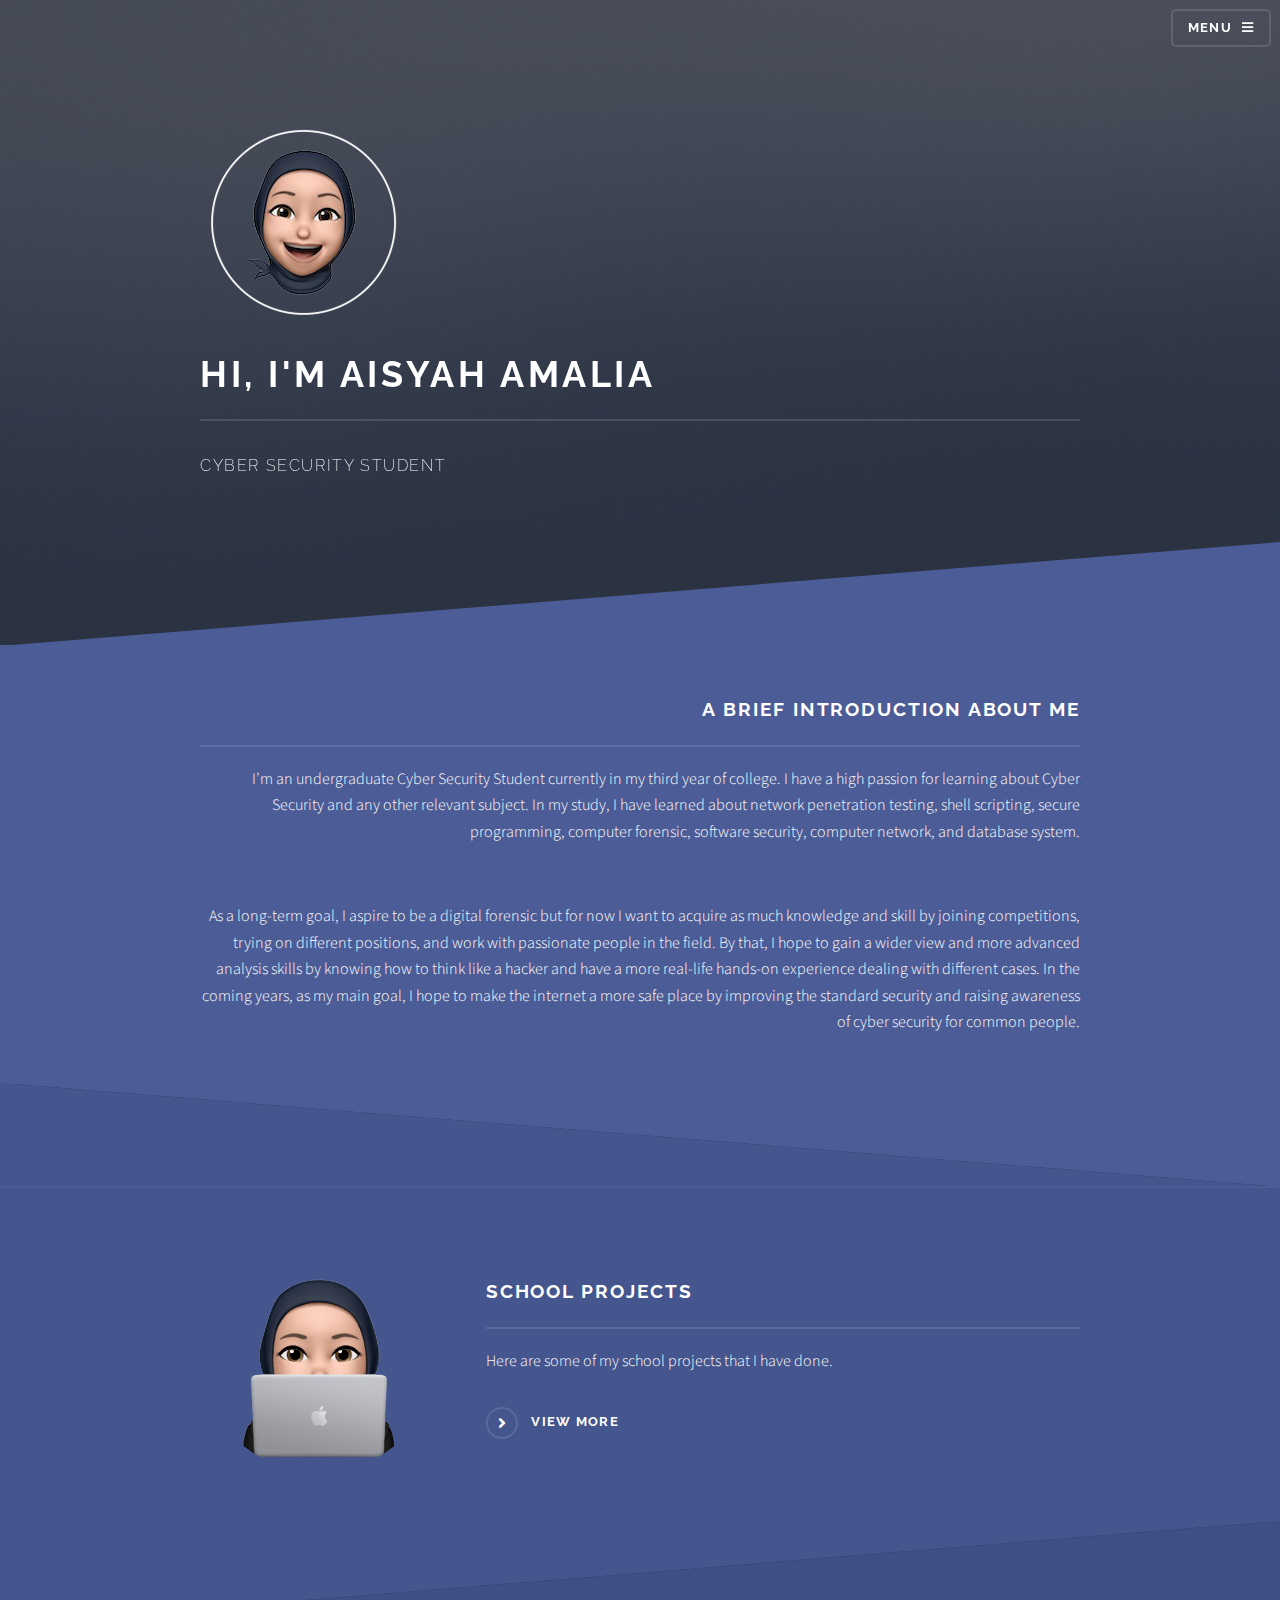
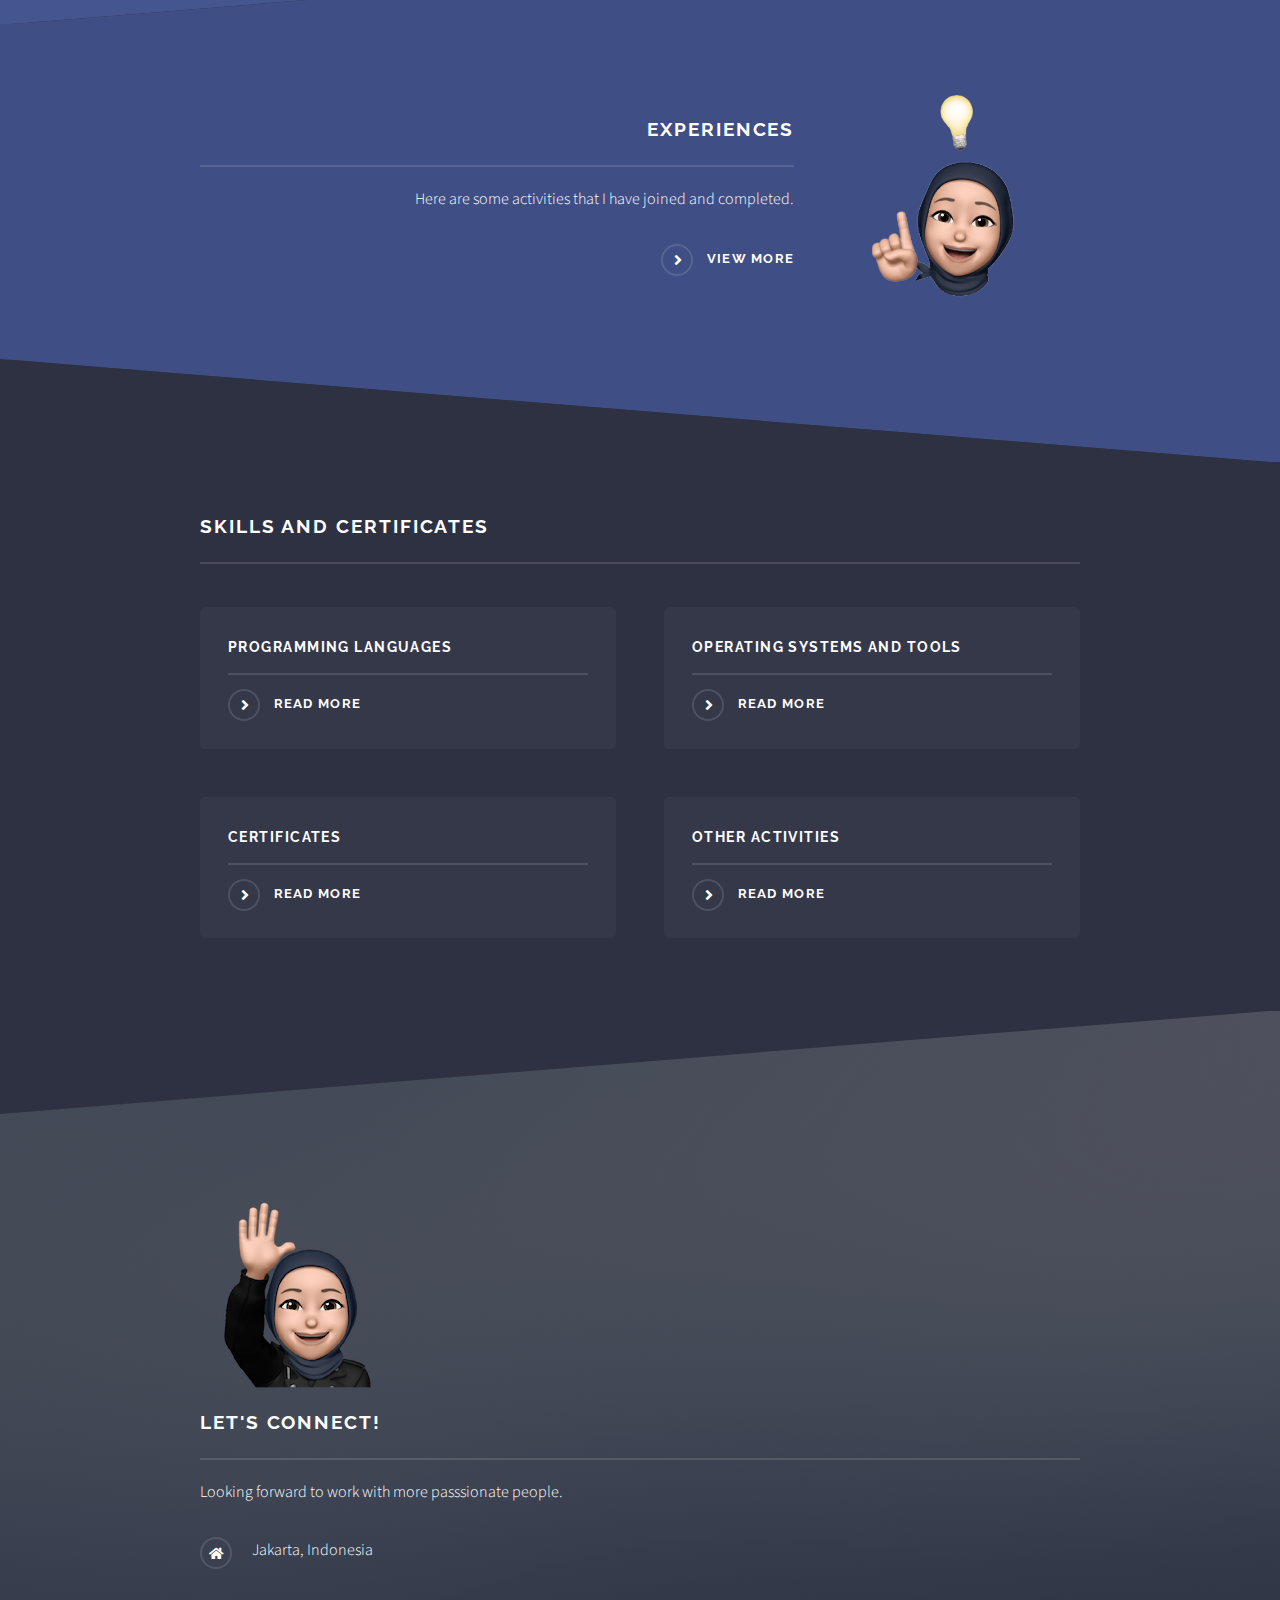
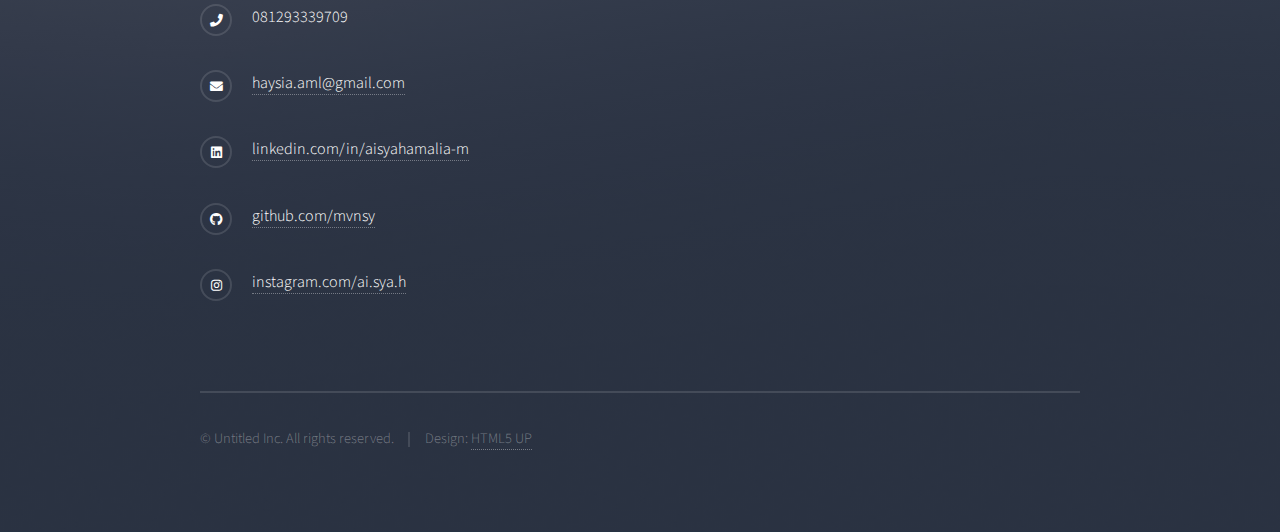
<file: index.html>
<!DOCTYPE HTML>
<!--
	Solid State by HTML5 UP
	html5up.net | @ajlkn
	Free for personal and commercial use under the CCA 3.0 license (html5up.net/license)
-->
<html>
	<head>
		<title>Aisyah Amalia</title>
		<meta charset="utf-8" />
		<meta name="viewport" content="width=device-width, initial-scale=1, user-scalable=no" />
		<link rel="stylesheet" href="assets/css/main.css" />
		<noscript><link rel="stylesheet" href="assets/css/noscript.css" /></noscript>
	</head>
	<body class="is-preload">

		<!-- Page Wrapper -->
			<div id="page-wrapper">

				<!-- Header -->
					<header id="header" class="alt">
						<h1><a href="index.html">Home</a></h1>
						<nav>
							<a href="#menu">Menu</a>
						</nav>
					</header>

				<!-- Menu -->
					<nav id="menu">
						<div class="inner">
							<h2>Menu</h2>
							<ul class="links">
								<li><a href="index.html">Home</a></li>
								<li><a href="projects.html">Projects</a></li>
								<li><a href="experiences.html">Experiences</a></li>
								<li><a href="index.html#four">Skills and Certificates</a></li>
							</ul>
							<a href="#" class="close">Close</a>
						</div>
					</nav>

				<!-- Banner -->
					<section id="banner">
						<div class="inner">
							<div class="logo"><img src="./images/profile-memoji.png" alt=""/></div>
							<h2>Hi, I'm Aisyah Amalia</h2>
							<p>Cyber Security Student</a></p>
						</div>
					</section>

				<!-- Wrapper -->
					<section id="wrapper">

						<!-- Intro -->
							<section id="one" class="wrapper spotlight style1">
								<div class="inner">
									<div class="content">
										<h2 class="major">A brief introduction about me</h2>
										<p>
											I’m an undergraduate Cyber Security Student currently in my third year of college. I have a high passion for learning about Cyber Security and any other relevant subject. In my study, I have learned about network penetration testing, shell scripting, secure programming, computer forensic, software security, computer network, and database system. 
										</p>
										<br>
										<p>
											As a long-term goal, I aspire to be a digital forensic but for now I want to acquire as much knowledge and skill by joining competitions, trying on different positions, and work with passionate people in the field. By that, I hope to gain a wider view and more advanced analysis skills by knowing how to think like a hacker and have a more real-life hands-on experience dealing with different cases. In the coming years, as my main goal, I hope to make the internet a more safe place by improving the standard security and raising awareness of cyber security for common people.
										</p>
									</div>
								</div>
							</section>

						<!-- Projects -->
							<section id="two" class="wrapper alt spotlight style2">
								<div class="inner">
									<a href="#" class="image"><img src="images/project-memoji.png" alt="" /></a>
									<div class="content">
										<h2 class="major">School Projects</h2>
										<p>Here are some of my school projects that I have done.</p>
										<a href="projects.html" class="special">View more</a>
									</div>
								</div>
							</section>

						<!-- Experience -->
							<section id="three" class="wrapper spotlight style3">
								<div class="inner">
									<a href="#" class="image"><img src="images/experience-memoji.png" alt="" /></a>
									<div class="content">
										<h2 class="major">Experiences</h2>
										<p>Here are some activities that I have joined and completed.</p>
										<a href="experiences.html" class="special">View more</a>
									</div>
							</section>

						<!-- Skills and Certificates-->
							<section id="four" class="wrapper alt style1">
								<div class="inner">
									<h2 class="major">Skills and Certificates</h2>
									<!-- <p>Cras mattis ante fermentum, malesuada neque vitae, eleifend erat. Phasellus non pulvinar erat. Fusce tincidunt, nisl eget mattis egestas, purus ipsum consequat orci, sit amet lobortis lorem lacus in tellus. Sed ac elementum arcu. Quisque placerat auctor laoreet.</p> -->
									<section class="features">
										<article>
											<!-- <a href="#" class="image"><img src="images/pic04.jpg" alt="" /></a> -->
											<h3 class="major">Programming languages</h3>
											<!-- <p>Lorem ipsum dolor sit amet, consectetur adipiscing vehicula id nulla dignissim dapibus ultrices.</p> -->
											<a href="prog-lang.html" class="special">Read more</a>
										</article>
										<article>
											<!-- <a href="#" class="image"><img src="images/pic05.jpg" alt="" /></a> -->
											<h3 class="major">Operating Systems and Tools</h3>
											<!-- <p>Lorem ipsum dolor sit amet, consectetur adipiscing vehicula id nulla dignissim dapibus ultrices.</p> -->
											<a href="os-tools.html" class="special">Read more</a>
										</article>
										<article>
											<!-- <a href="#" class="image"><img src="images/pic06.jpg" alt="" /></a> -->
											<h3 class="major">Certificates</h3>
											<!-- <p>Lorem ipsum dolor sit amet, consectetur adipiscing vehicula id nulla dignissim dapibus ultrices.</p> -->
											<a href="cert.html" class="special">Read more</a>
										</article>
										<article>
											<!-- <a href="#" class="image"><img src="images/pic07.jpg" alt="" /></a> -->
											<h3 class="major">Other Activities</h3>
											<!-- <p>Lorem ipsum dolor sit amet, consectetur adipiscing vehicula id nulla dignissim dapibus ultrices.</p> -->
											<a href="other.html" class="special">Read more</a>
										</article>
									</section>
								</div>
							</section>

					</section>

				<!-- Footer -->
					<section id="footer">
						<div class="inner">
							<div class="logo"><img src="./images/contact-memoji.png" alt=""/></div>
							<h2 class="major">Let's connect!</h2>
							<p>Looking forward to work with more passsionate people.</p>
							<ul class="contact">
								<li class="icon solid fa-home">
									Jakarta, Indonesia
								</li>
								<li class="icon solid fa-phone">081293339709</li>
								<li class="icon solid fa-envelope"><a href="#">haysia.aml@gmail.com</a></li>
								<li class="icon brands fa-linkedin"><a href="https://www.linkedin.com/in/aisyahamalia-m/">linkedin.com/in/aisyahamalia-m</a></li>
								<li class="icon brands fa-github"><a href="https://github.com/mvnsy">github.com/mvnsy</a></li>
								<li class="icon brands fa-instagram"><a href="https://www.instagram.com/ai.sya.h/">instagram.com/ai.sya.h</a></li>
							</ul>
							<ul class="copyright">
								<li>&copy; Untitled Inc. All rights reserved.</li><li>Design: <a href="http://html5up.net">HTML5 UP</a></li>
							</ul>
						</div>
					</section>

			</div>

		<!-- Scripts -->
			<script src="assets/js/jquery.min.js"></script>
			<script src="assets/js/jquery.scrollex.min.js"></script>
			<script src="assets/js/browser.min.js"></script>
			<script src="assets/js/breakpoints.min.js"></script>
			<script src="assets/js/util.js"></script>
			<script src="assets/js/main.js"></script>

	</body>
</html>
</file>
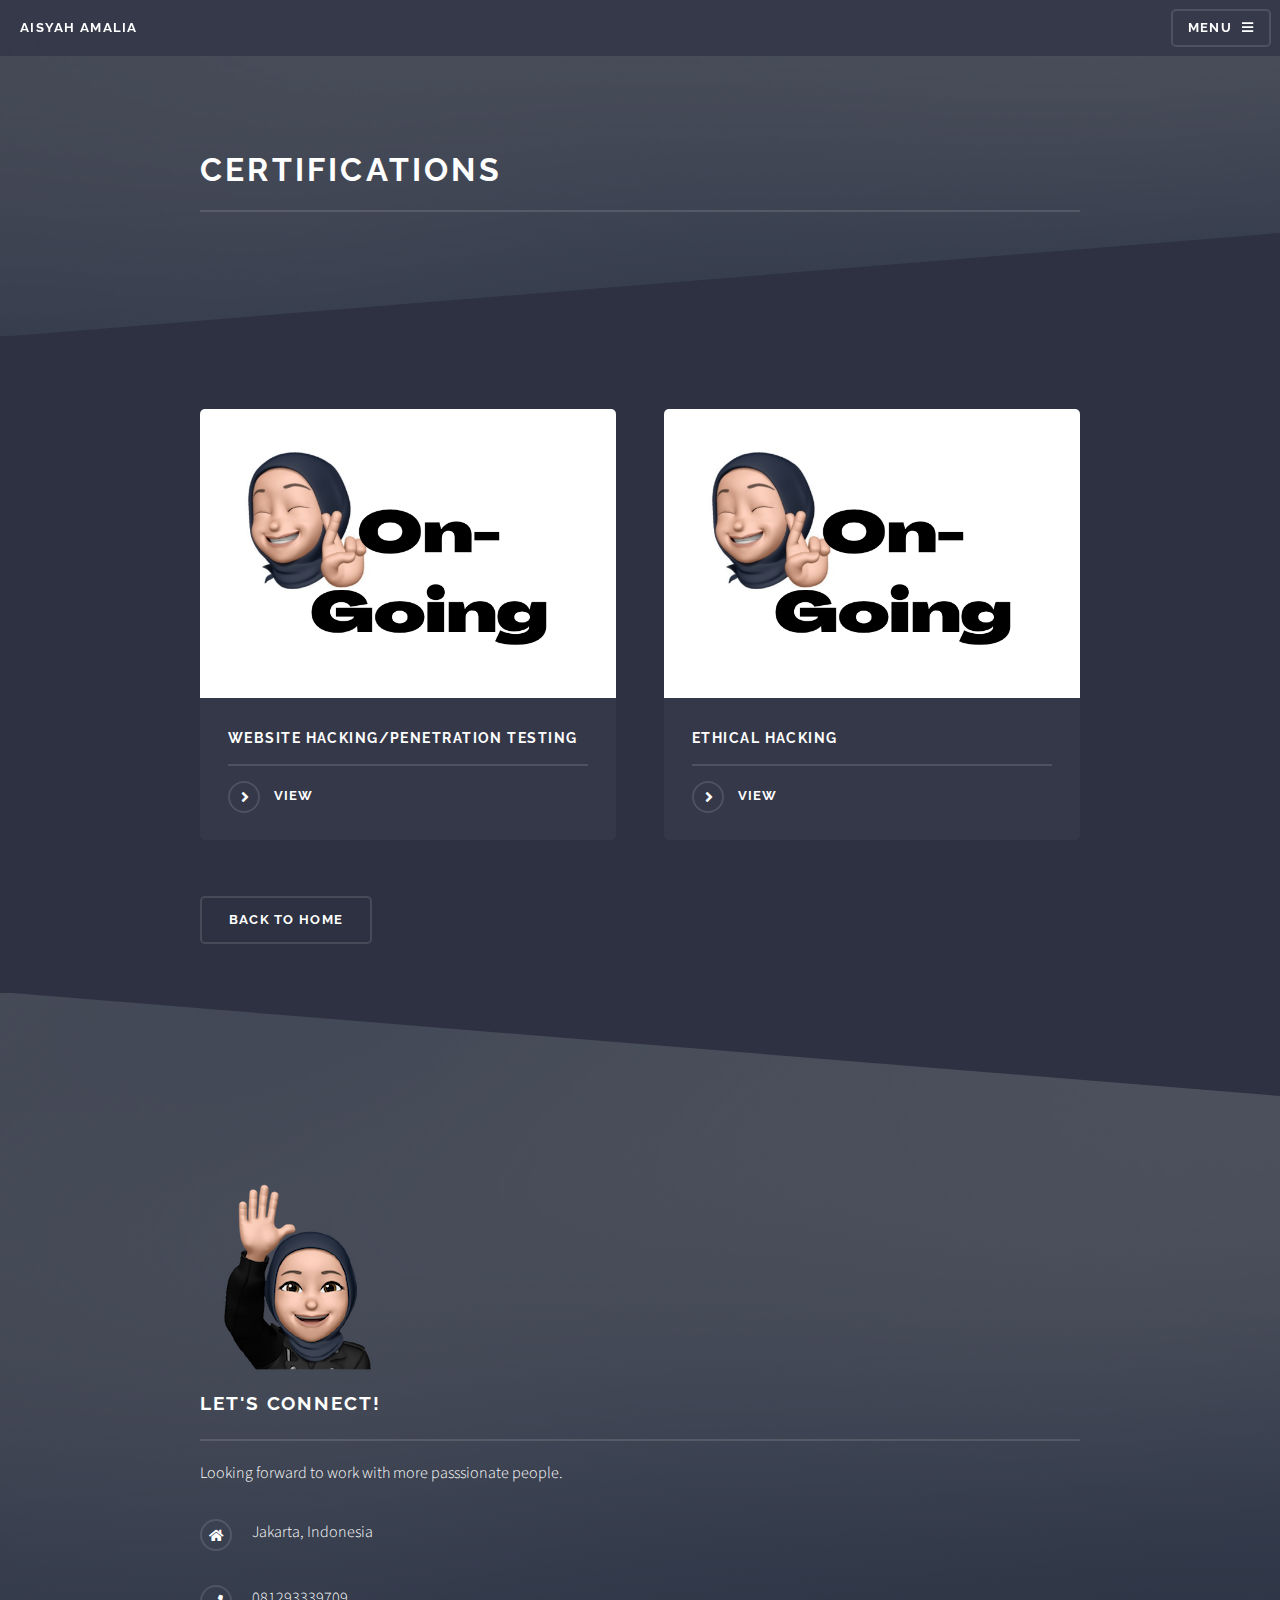
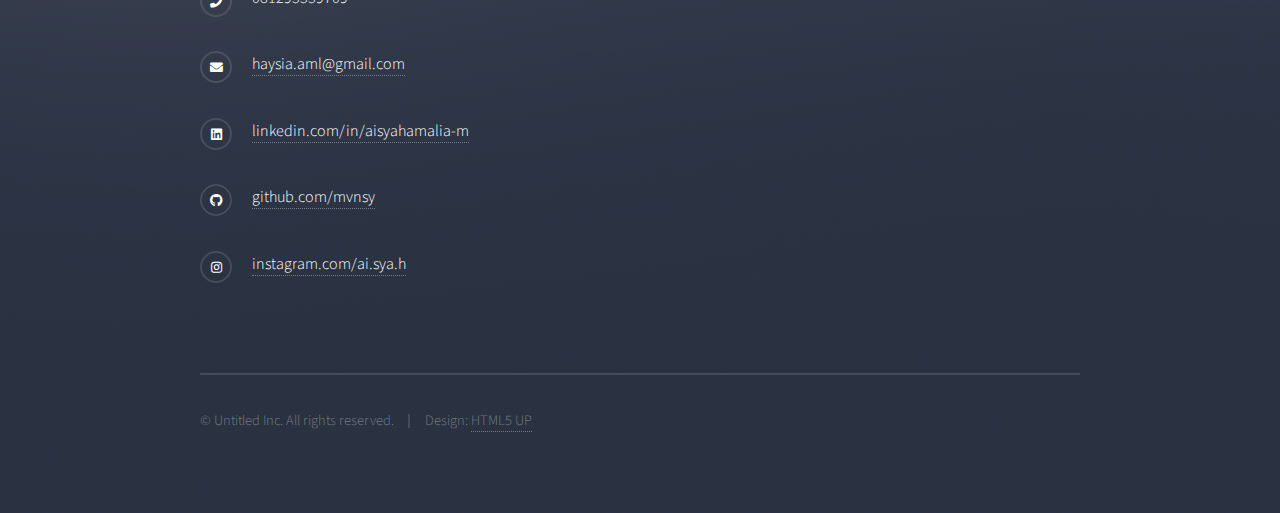
<file: cert.html>
<!DOCTYPE HTML>
<!--
	Solid State by HTML5 UP
	html5up.net | @ajlkn
	Free for personal and commercial use under the CCA 3.0 license (html5up.net/license)
-->
<html>
	<head>
		<title>Certifications</title>
		<meta charset="utf-8" />
		<meta name="viewport" content="width=device-width, initial-scale=1, user-scalable=no" />
		<link rel="stylesheet" href="assets/css/main.css" />
		<noscript><link rel="stylesheet" href="assets/css/noscript.css" /></noscript>
	</head>
	<body class="is-preload">

		<!-- Page Wrapper -->
			<div id="page-wrapper">

				<!-- Header -->
					<header id="header">
						<h1><a href="index.html">Aisyah Amalia</a></h1>
						<nav>
							<a href="#menu">Menu</a>
						</nav>
					</header>

				<!-- Menu -->
					<nav id="menu">
						<div class="inner">
							<h2>Menu</h2>
							<ul class="links">
								<li><a href="index.html">Home</a></li>
								<li><a href="projects.html">Projects</a></li>
								<li><a href="experiences.html">Experiences</a></li>
								<li><a href="index.html#four">Skills and Certificates</a></li>
							</ul>
							<a href="#" class="close">Close</a>
						</div>
					</nav>

				<!-- Wrapper -->
					<section id="wrapper">
						<header>
							<div class="inner">
								<h2>Certifications</h2>
								<!-- <p>Phasellus non pulvinar erat. Fusce tincidunt nisl eget ipsum.</p> -->
							</div>
						</header>

						<!-- Content -->
							<div class="wrapper">
								<div class="inner">

									<!-- <h3 class="major">Lorem ipsum dolor</h3>
									<p>Morbi mattis mi consectetur tortor elementum, varius pellentesque velit convallis. Aenean tincidunt lectus auctor mauris maximus, ac scelerisque ipsum tempor. Duis vulputate ex et ex tincidunt, quis lacinia velit aliquet. Duis non efficitur nisi, id malesuada justo. Maecenas sagittis felis ac sagittis semper. Curabitur purus leo donec vel dolor at arcu tincidunt bibendum. Interdum et malesuada fames ac ante ipsum primis in faucibus. Fusce ut aliquet justo. Donec id neque ipsum. Integer eget ultricies odio. Nam vel ex a orci fringilla tincidunt. Aliquam eleifend ligula non velit accumsan cursus. Etiam ut gravida sapien.</p>

									<p>Vestibulum ultrices risus velit, sit amet blandit massa auctor sit amet. Sed eu lectus sem. Phasellus in odio at ipsum porttitor mollis id vel diam. Praesent sit amet posuere risus, eu faucibus lectus. Vivamus ex ligula, tempus pulvinar ipsum in, auctor porta quam. Proin nec commodo, vel scelerisque nisi scelerisque. Suspendisse id quam vel tortor tincidunt suscipit. Nullam auctor orci eu dolor consectetur, interdum ullamcorper ante tincidunt. Mauris felis nec felis elementum varius.</p>

									<h3 class="major">Vitae phasellus</h3>
									<p>Cras mattis ante fermentum, malesuada neque vitae, eleifend erat. Phasellus non pulvinar erat. Fusce tincidunt, nisl eget mattis egestas, purus ipsum consequat orci, sit amet lobortis lorem lacus in tellus. Sed ac elementum arcu. Quisque placerat auctor laoreet.</p> -->

									<section class="features">
										<article>
											<a href="#" class="image"><img src="images/on-going-ori.png" alt="" /></a>
											<h3 class="major">Website Hacking/Penetration Testing</h3>
											<!-- <p>Lorem ipsum dolor sit amet, consectetur adipiscing vehicula id nulla dignissim dapibus ultrices.</p> -->
											<a href="https://www.udemy.com/home/my-courses/learning/" class="special">View</a>
										</article>
										<article>
											<a href="#" class="image"><img src="images/on-going-ori.png" alt="" /></a>
											<h3 class="major">Ethical Hacking</h3>
											<!-- <p>Lorem ipsum dolor sit amet, consectetur adipiscing vehicula id nulla dignissim dapibus ultrices.</p> -->
											<a href="https://www.udemy.com/home/my-courses/learning/" class="special">View</a>
										</article>
									</section>

                                    <ul class="actions">
										<li><a href="index.html#four" class="button">Back to Home</a></li>
									</ul>
								</div>
							</div>

					</section>

				<!-- Footer -->
				<section id="footer">
					<div class="inner">
						<div class="logo"><img src="./images/contact-memoji.png" alt=""/></div>
						<h2 class="major">Let's connect!</h2>
						<p>Looking forward to work with more passsionate people.</p>
						<ul class="contact">
							<li class="icon solid fa-home">
								Jakarta, Indonesia
							</li>
							<li class="icon solid fa-phone">081293339709</li>
							<li class="icon solid fa-envelope"><a href="#">haysia.aml@gmail.com</a></li>
							<li class="icon brands fa-linkedin"><a href="https://www.linkedin.com/in/aisyahamalia-m/">linkedin.com/in/aisyahamalia-m</a></li>
							<li class="icon brands fa-github"><a href="https://github.com/mvnsy">github.com/mvnsy</a></li>
							<li class="icon brands fa-instagram"><a href="https://www.instagram.com/ai.sya.h/">instagram.com/ai.sya.h</a></li>
						</ul>
						<ul class="copyright">
							<li>&copy; Untitled Inc. All rights reserved.</li><li>Design: <a href="http://html5up.net">HTML5 UP</a></li>
						</ul>
					</div>
				</section>

			</div>

		<!-- Scripts -->
			<script src="assets/js/jquery.min.js"></script>
			<script src="assets/js/jquery.scrollex.min.js"></script>
			<script src="assets/js/browser.min.js"></script>
			<script src="assets/js/breakpoints.min.js"></script>
			<script src="assets/js/util.js"></script>
			<script src="assets/js/main.js"></script>

	</body>
</html>
</file>
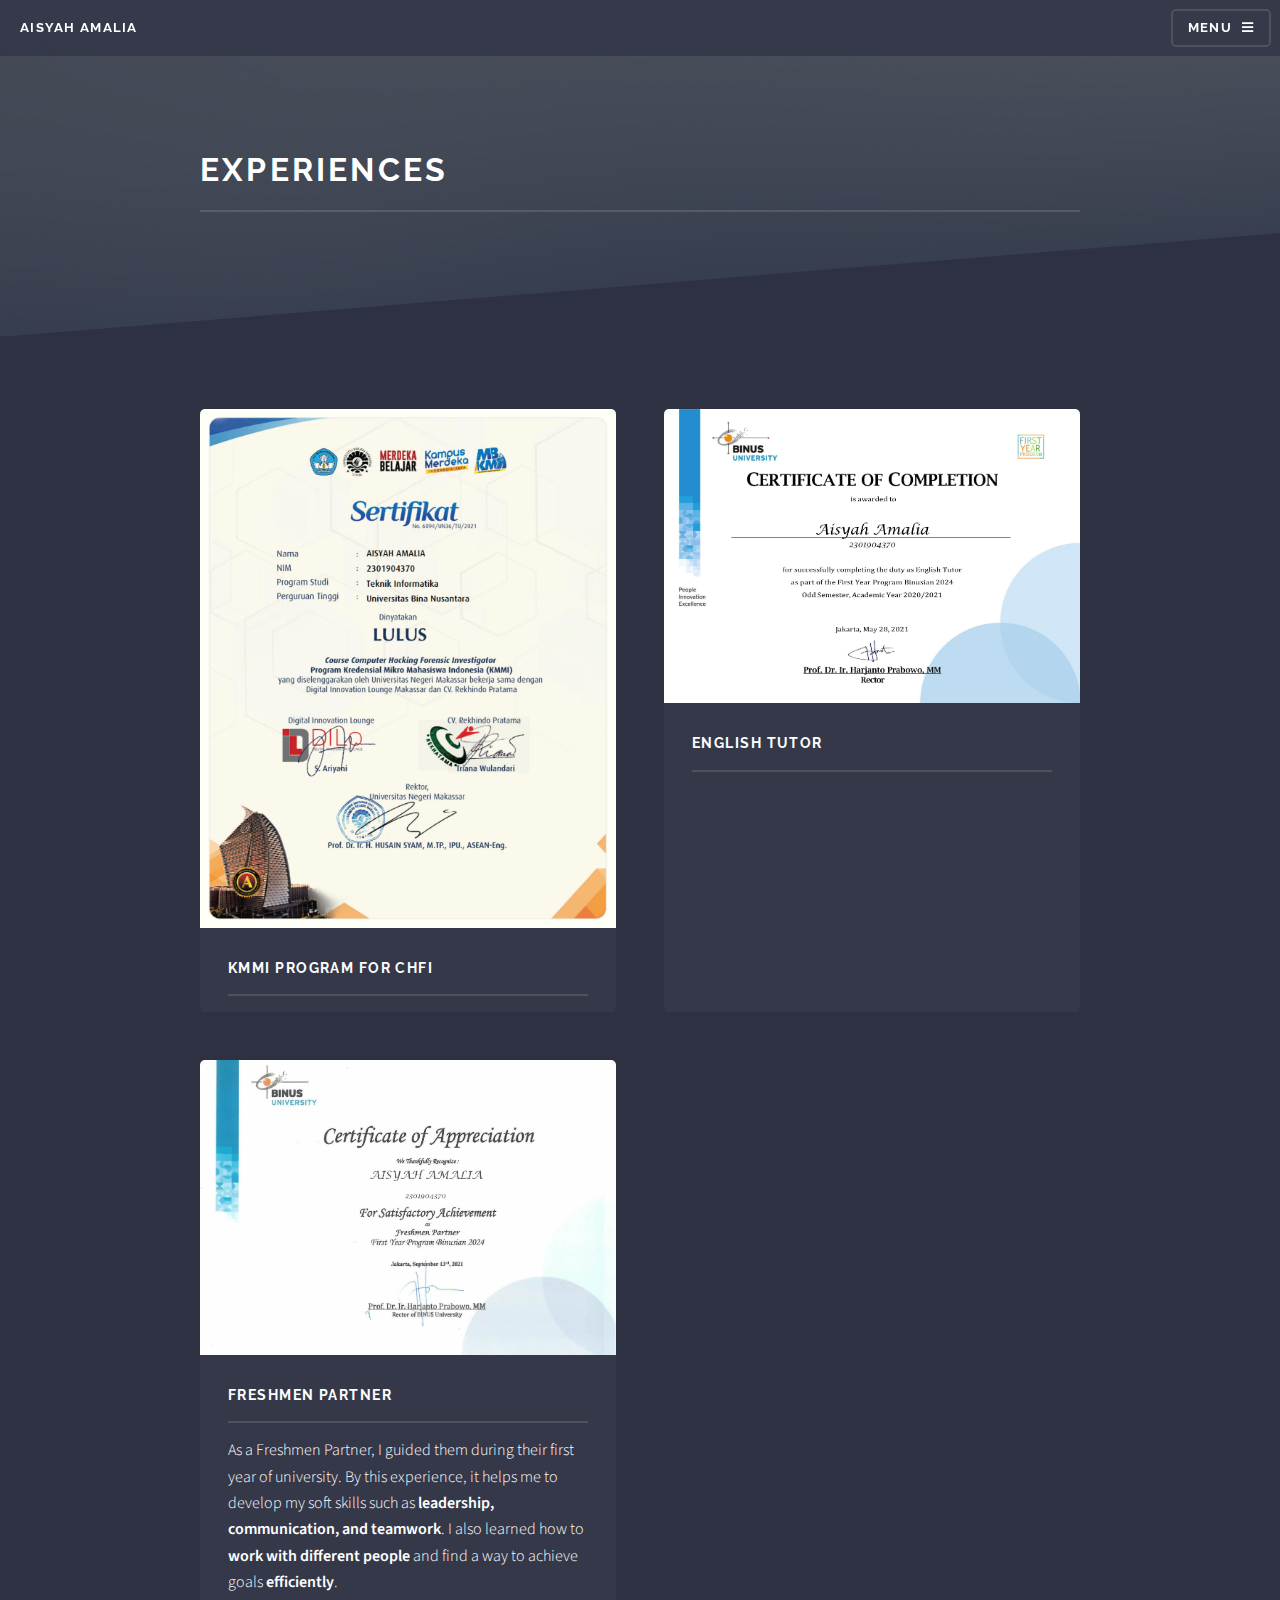
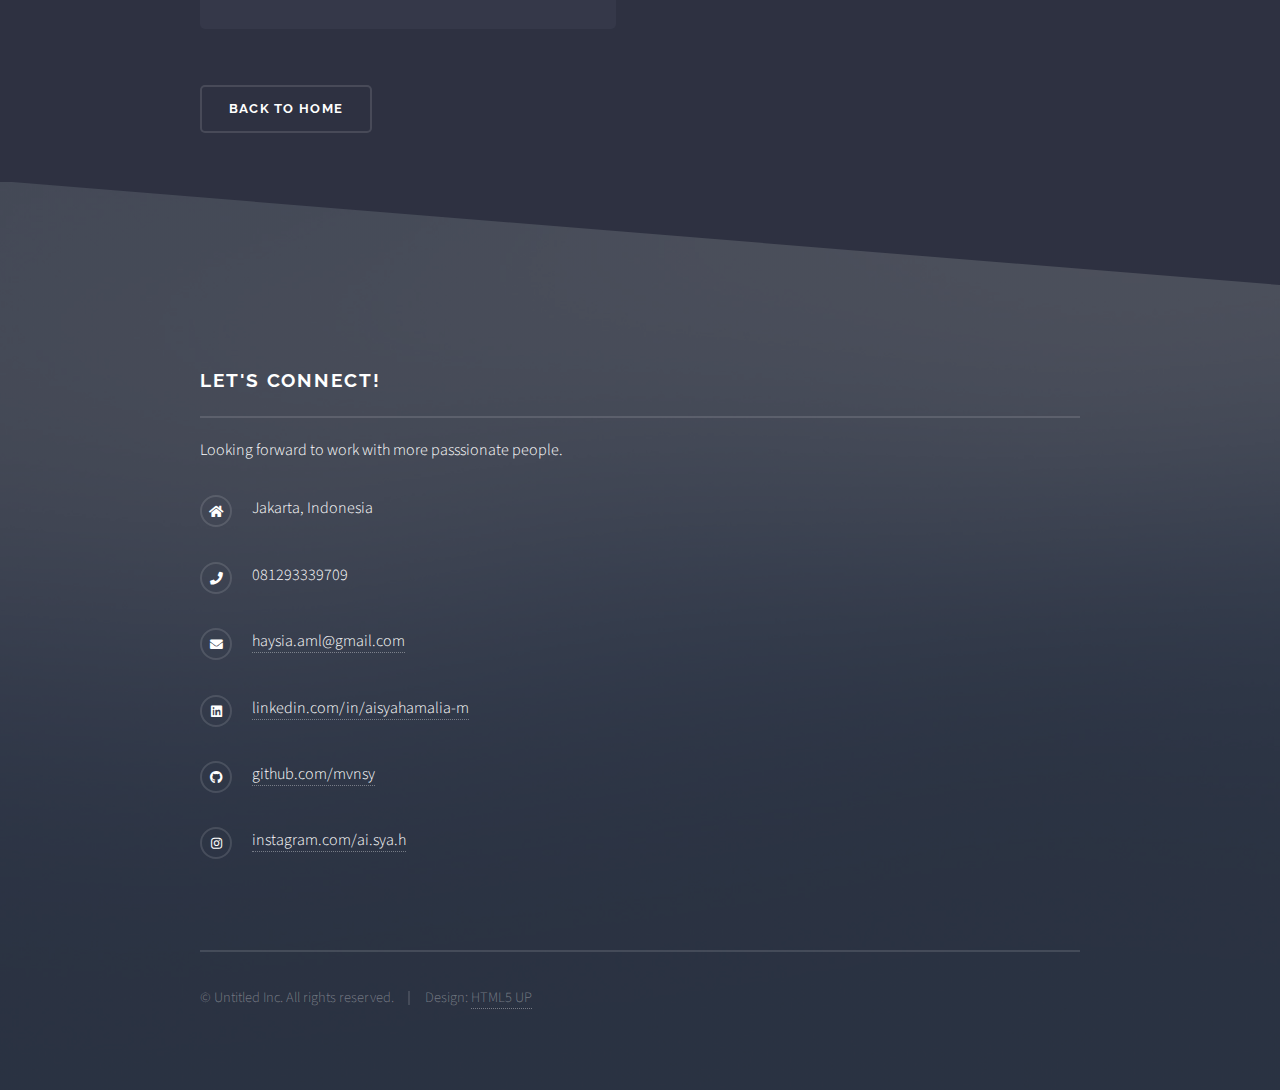
<file: experiences.html>
<!DOCTYPE HTML>
<!--
	Solid State by HTML5 UP
	html5up.net | @ajlkn
	Free for personal and commercial use under the CCA 3.0 license (html5up.net/license)
-->
<html>
	<head>
		<title>Aisyah's Experiences</title>
		<meta charset="utf-8" />
		<meta name="viewport" content="width=device-width, initial-scale=1, user-scalable=no" />
		<link rel="stylesheet" href="assets/css/main.css" />
		<noscript><link rel="stylesheet" href="assets/css/noscript.css" /></noscript>
	</head>
	<body class="is-preload">

		<!-- Page Wrapper -->
			<div id="page-wrapper">

				<!-- Header -->
					<header id="header">
						<h1><a href="index.html">Aisyah Amalia</a></h1>
						<nav>
							<a href="#menu">Menu</a>
						</nav>
					</header>

				<!-- Menu -->
                <nav id="menu">
                    <div class="inner">
                        <h2>Menu</h2>
                        <ul class="links">
                            <li><a href="index.html">Home</a></li>
                            <li><a href="projects.html">Projects</a></li>
                            <li><a href="experiences.html">Experiences</a></li>
                            <li><a href="index.html#four">Skills and Certificates</a></li>
                        </ul>
                        <a href="#" class="close">Close</a>
                    </div>
                </nav>

				<!-- Wrapper -->
					<section id="wrapper">
						<header>
							<div class="inner">
								<h2>Experiences</h2>
								<!-- <p>Phasellus non pulvinar erat. Fusce tincidunt nisl eget ipsum.</p> -->
							</div>
						</header>

						<!-- Content -->
							<div class="wrapper">
								<div class="inner">
									<section class="features">
										<article>
											<a href="#" class="image"><img src="images/KMMI-CHFI.jpg" alt="" /></a>
											<h3 class="major">KMMI Program for CHFI</h3>
											<!-- <p>Lorem ipsum dolor sit amet, consectetur adipiscing vehicula id nulla dignissim dapibus ultrices.</p> -->
											<!-- <a href="#" class="special">Read more</a> -->
										</article>
										<article>
											<a href="#" class="image"><img src="images/ET2020.jpg" alt="" /></a>
											<h3 class="major">English Tutor</h3>
											<!-- <p>Lorem ipsum dolor sit amet, consectetur adipiscing vehicula id nulla dignissim dapibus ultrices.</p> -->
											<!-- <a href="#" class="special">Read more</a> -->
										</article>
                                        <article>
											<a href="#" class="image"><img src="images/FP.jpg" alt="" /></a>
											<h3 class="major">Freshmen Partner</h3>
											<p>As a Freshmen Partner, I guided them during their first year of university. By this experience, it helps me to develop my soft skills such as <b>leadership, communication, and teamwork</b>. I also learned how to <b>work with different people</b> and find a way to achieve goals <b>efficiently</b>.</p>
											<!-- <a href="#" class="special">Read more</a> -->

										</article>
									</section>

									<ul class="actions">
										<li><a href="index.html#three" class="button">Back to Home</a></li>
									</ul>
								</div>
							</div>

					</section>

				<!-- Footer -->
                <section id="footer">
                    <div class="inner">
                        <h2 class="major">Let's connect!</h2>
                        <p>Looking forward to work with more passsionate people.</p>
                        <ul class="contact">
                            <li class="icon solid fa-home">
                                Jakarta, Indonesia
                            </li>
                            <li class="icon solid fa-phone">081293339709</li>
                            <li class="icon solid fa-envelope"><a href="#">haysia.aml@gmail.com</a></li>
                            <li class="icon brands fa-linkedin"><a href="https://www.linkedin.com/in/aisyahamalia-m/">linkedin.com/in/aisyahamalia-m</a></li>
                            <li class="icon brands fa-github"><a href="https://github.com/mvnsy">github.com/mvnsy</a></li>
                            <li class="icon brands fa-instagram"><a href="https://www.instagram.com/ai.sya.h/">instagram.com/ai.sya.h</a></li>
                        </ul>
                        <ul class="copyright">
                            <li>&copy; Untitled Inc. All rights reserved.</li><li>Design: <a href="http://html5up.net">HTML5 UP</a></li>
                        </ul>
                    </div>
                </section>

			</div>

		<!-- Scripts -->
			<script src="assets/js/jquery.min.js"></script>
			<script src="assets/js/jquery.scrollex.min.js"></script>
			<script src="assets/js/browser.min.js"></script>
			<script src="assets/js/breakpoints.min.js"></script>
			<script src="assets/js/util.js"></script>
			<script src="assets/js/main.js"></script>

	</body>
</html>
</file>
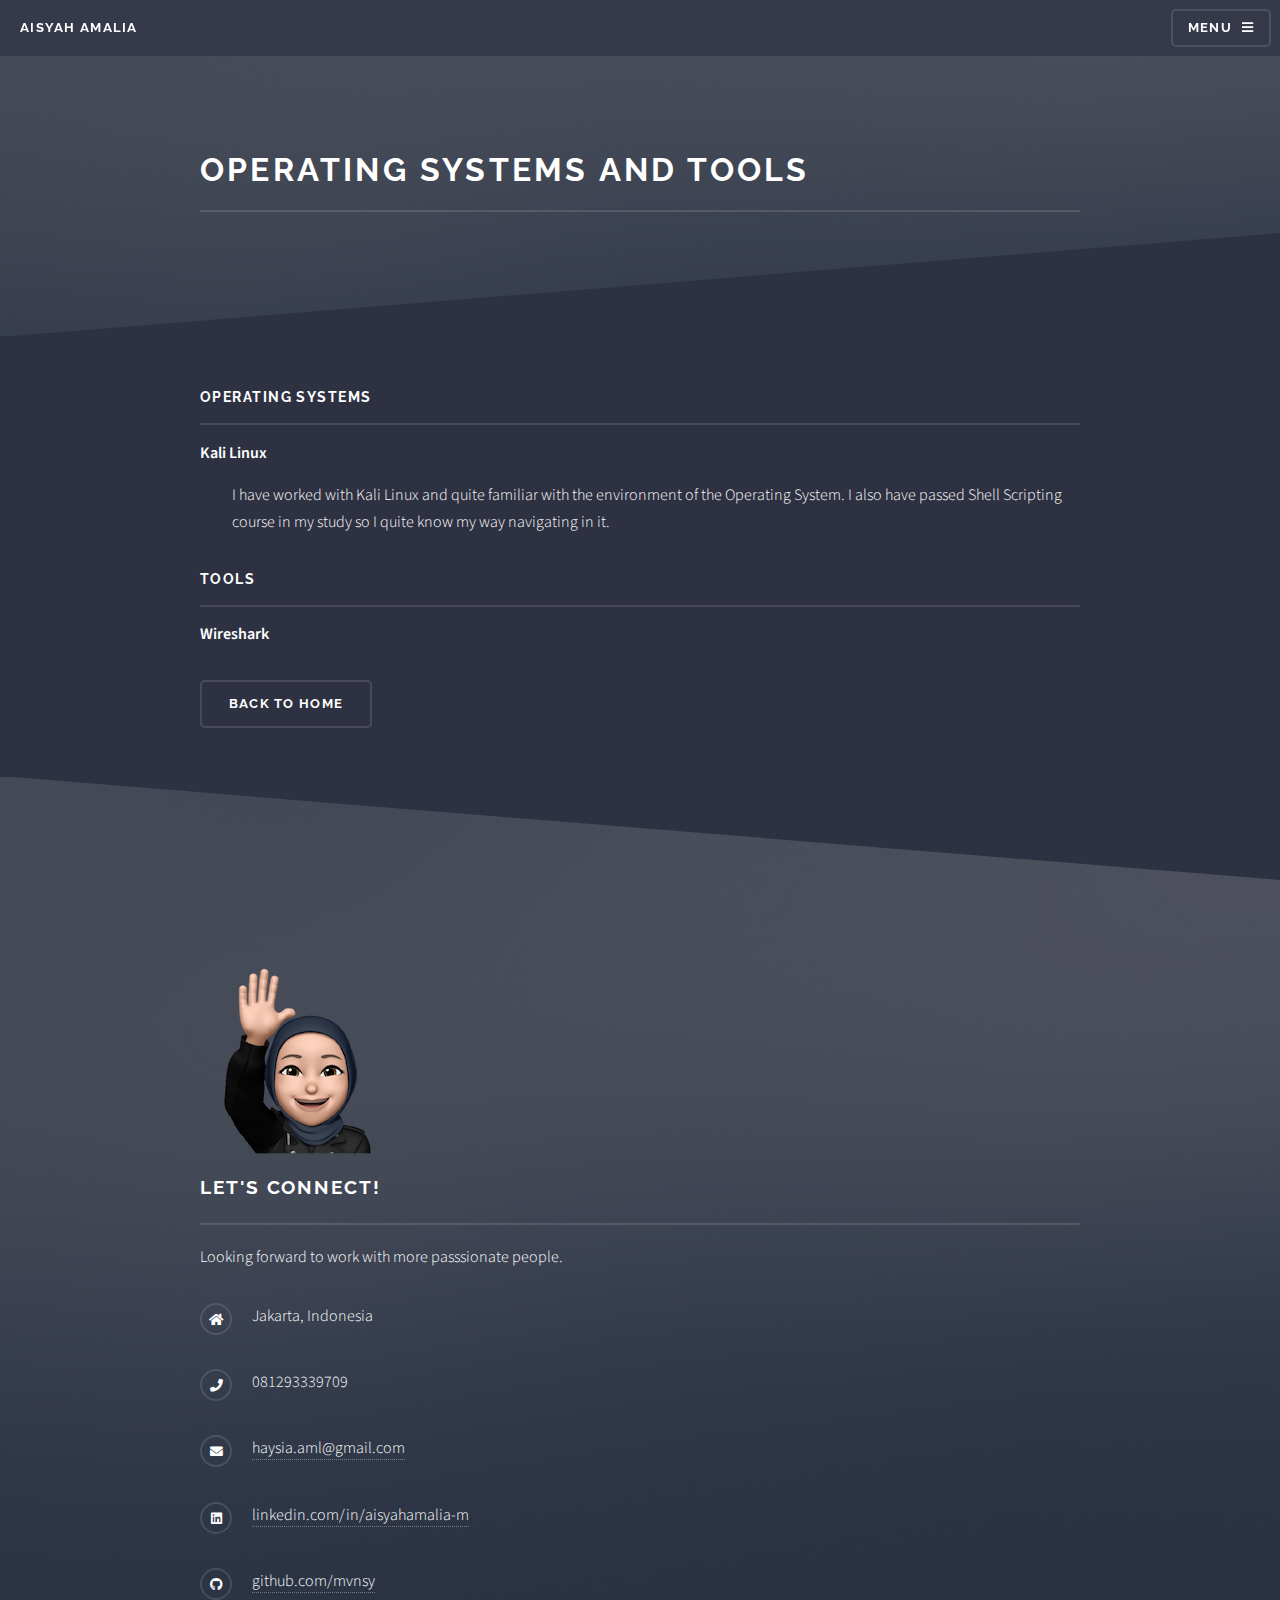
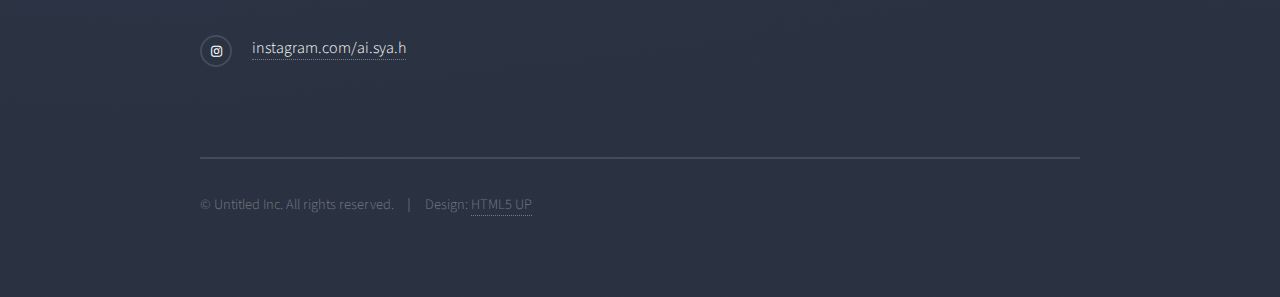
<file: os-tools.html>
<!DOCTYPE HTML>
<!--
	Solid State by HTML5 UP
	html5up.net | @ajlkn
	Free for personal and commercial use under the CCA 3.0 license (html5up.net/license)
-->
<html>
	<head>
		<title>OS and Tools</title>
		<meta charset="utf-8" />
		<meta name="viewport" content="width=device-width, initial-scale=1, user-scalable=no" />
		<link rel="stylesheet" href="assets/css/main.css" />
		<noscript><link rel="stylesheet" href="assets/css/noscript.css" /></noscript>
	</head>
	<body class="is-preload">

		<!-- Page Wrapper -->
			<div id="page-wrapper">

				<!-- Header -->
					<header id="header">
						<h1><a href="index.html">Aisyah Amalia</a></h1>
						<nav>
							<a href="#menu">Menu</a>
						</nav>
					</header>

				<!-- Menu -->
					<nav id="menu">
						<div class="inner">
							<h2>Menu</h2>
							<ul class="links">
								<li><a href="index.html">Home</a></li>
								<li><a href="projects.html">Projects</a></li>
								<li><a href="experiences.html">Experiences</a></li>
								<li><a href="index.html#four">Skills and Certificates</a></li>
							</ul>
							<a href="#" class="close">Close</a>
						</div>
					</nav>

				<!-- Wrapper -->
					<section id="wrapper">
						<header>
							<div class="inner">
								<h2>Operating Systems and Tools</h2>
								<!-- <p>Phasellus non pulvinar erat. Fusce tincidunt nisl eget ipsum.</p> -->
							</div>
						</header>

						<!-- Content -->
							<div class="wrapper">
								<div class="inner">

									<h3 class="major">Operating Systems</h3>

                                    <dl>
                                        <dt>Kali Linux</dt>
										<dd>I have worked with Kali Linux and quite familiar with the environment of the Operating System. I also have passed Shell Scripting course in my study so I quite know my way navigating in it.</dd>
                                    </dl>

									
									<!-- <p>Morbi mattis mi consectetur tortor elementum, varius pellentesque velit convallis. Aenean tincidunt lectus auctor mauris maximus, ac scelerisque ipsum tempor. Duis vulputate ex et ex tincidunt, quis lacinia velit aliquet. Duis non efficitur nisi, id malesuada justo. Maecenas sagittis felis ac sagittis semper. Curabitur purus leo donec vel dolor at arcu tincidunt bibendum. Interdum et malesuada fames ac ante ipsum primis in faucibus. Fusce ut aliquet justo. Donec id neque ipsum. Integer eget ultricies odio. Nam vel ex a orci fringilla tincidunt. Aliquam eleifend ligula non velit accumsan cursus. Etiam ut gravida sapien.</p>
                                    
                                    
									<section class="features">
										<article>
											<a href="#" class="image"><img src="images/pic04.jpg" alt="" /></a>
											<h3 class="major">Sed feugiat lorem</h3>
											<p>Lorem ipsum dolor sit amet, consectetur adipiscing vehicula id nulla dignissim dapibus ultrices.</p>
											<a href="#" class="special">Learn more</a>
										</article>
										<article>
											<a href="#" class="image"><img src="images/pic05.jpg" alt="" /></a>
											<h3 class="major">Nisl placerat</h3>
											<p>Lorem ipsum dolor sit amet, consectetur adipiscing vehicula id nulla dignissim dapibus ultrices.</p>
											<a href="#" class="special">Learn more</a>
										</article>
									</section> -->

									<h3 class="major">Tools</h3>

									<dl>
                                        <dt>Wireshark</dt>
										<!-- <dd>aasdf</dd> -->
                                    </dl>

									<!-- <p>Cras mattis ante fermentum, malesuada neque vitae, eleifend erat. Phasellus non pulvinar erat. Fusce tincidunt, nisl eget mattis egestas, purus ipsum consequat orci, sit amet lobortis lorem lacus in tellus. Sed ac elementum arcu. Quisque placerat auctor laoreet.</p>

									<section class="features">
										<article>
											<a href="#" class="image"><img src="images/pic04.jpg" alt="" /></a>
											<h3 class="major">Sed feugiat lorem</h3>
											<p>Lorem ipsum dolor sit amet, consectetur adipiscing vehicula id nulla dignissim dapibus ultrices.</p>
											<a href="#" class="special">Learn more</a>
										</article>
										<article>
											<a href="#" class="image"><img src="images/pic05.jpg" alt="" /></a>
											<h3 class="major">Nisl placerat</h3>
											<p>Lorem ipsum dolor sit amet, consectetur adipiscing vehicula id nulla dignissim dapibus ultrices.</p>
											<a href="#" class="special">Learn more</a>
										</article>
									</section> -->

                                    <ul class="actions">
										<li><a href="index.html#four" class="button">Back to Home</a></li>
									</ul>
								</div>
							</div>

					</section>

				<!-- Footer -->
				<section id="footer">
					<div class="inner">
						<div class="logo"><img src="./images/contact-memoji.png" alt=""/></div>
						<h2 class="major">Let's connect!</h2>
						<p>Looking forward to work with more passsionate people.</p>
						<ul class="contact">
							<li class="icon solid fa-home">
								Jakarta, Indonesia
							</li>
							<li class="icon solid fa-phone">081293339709</li>
							<li class="icon solid fa-envelope"><a href="#">haysia.aml@gmail.com</a></li>
							<li class="icon brands fa-linkedin"><a href="https://www.linkedin.com/in/aisyahamalia-m/">linkedin.com/in/aisyahamalia-m</a></li>
							<li class="icon brands fa-github"><a href="https://github.com/mvnsy">github.com/mvnsy</a></li>
							<li class="icon brands fa-instagram"><a href="https://www.instagram.com/ai.sya.h/">instagram.com/ai.sya.h</a></li>
						</ul>
						<ul class="copyright">
							<li>&copy; Untitled Inc. All rights reserved.</li><li>Design: <a href="http://html5up.net">HTML5 UP</a></li>
						</ul>
					</div>
				</section>

			</div>

		<!-- Scripts -->
			<script src="assets/js/jquery.min.js"></script>
			<script src="assets/js/jquery.scrollex.min.js"></script>
			<script src="assets/js/browser.min.js"></script>
			<script src="assets/js/breakpoints.min.js"></script>
			<script src="assets/js/util.js"></script>
			<script src="assets/js/main.js"></script>

	</body>
</html>
</file>
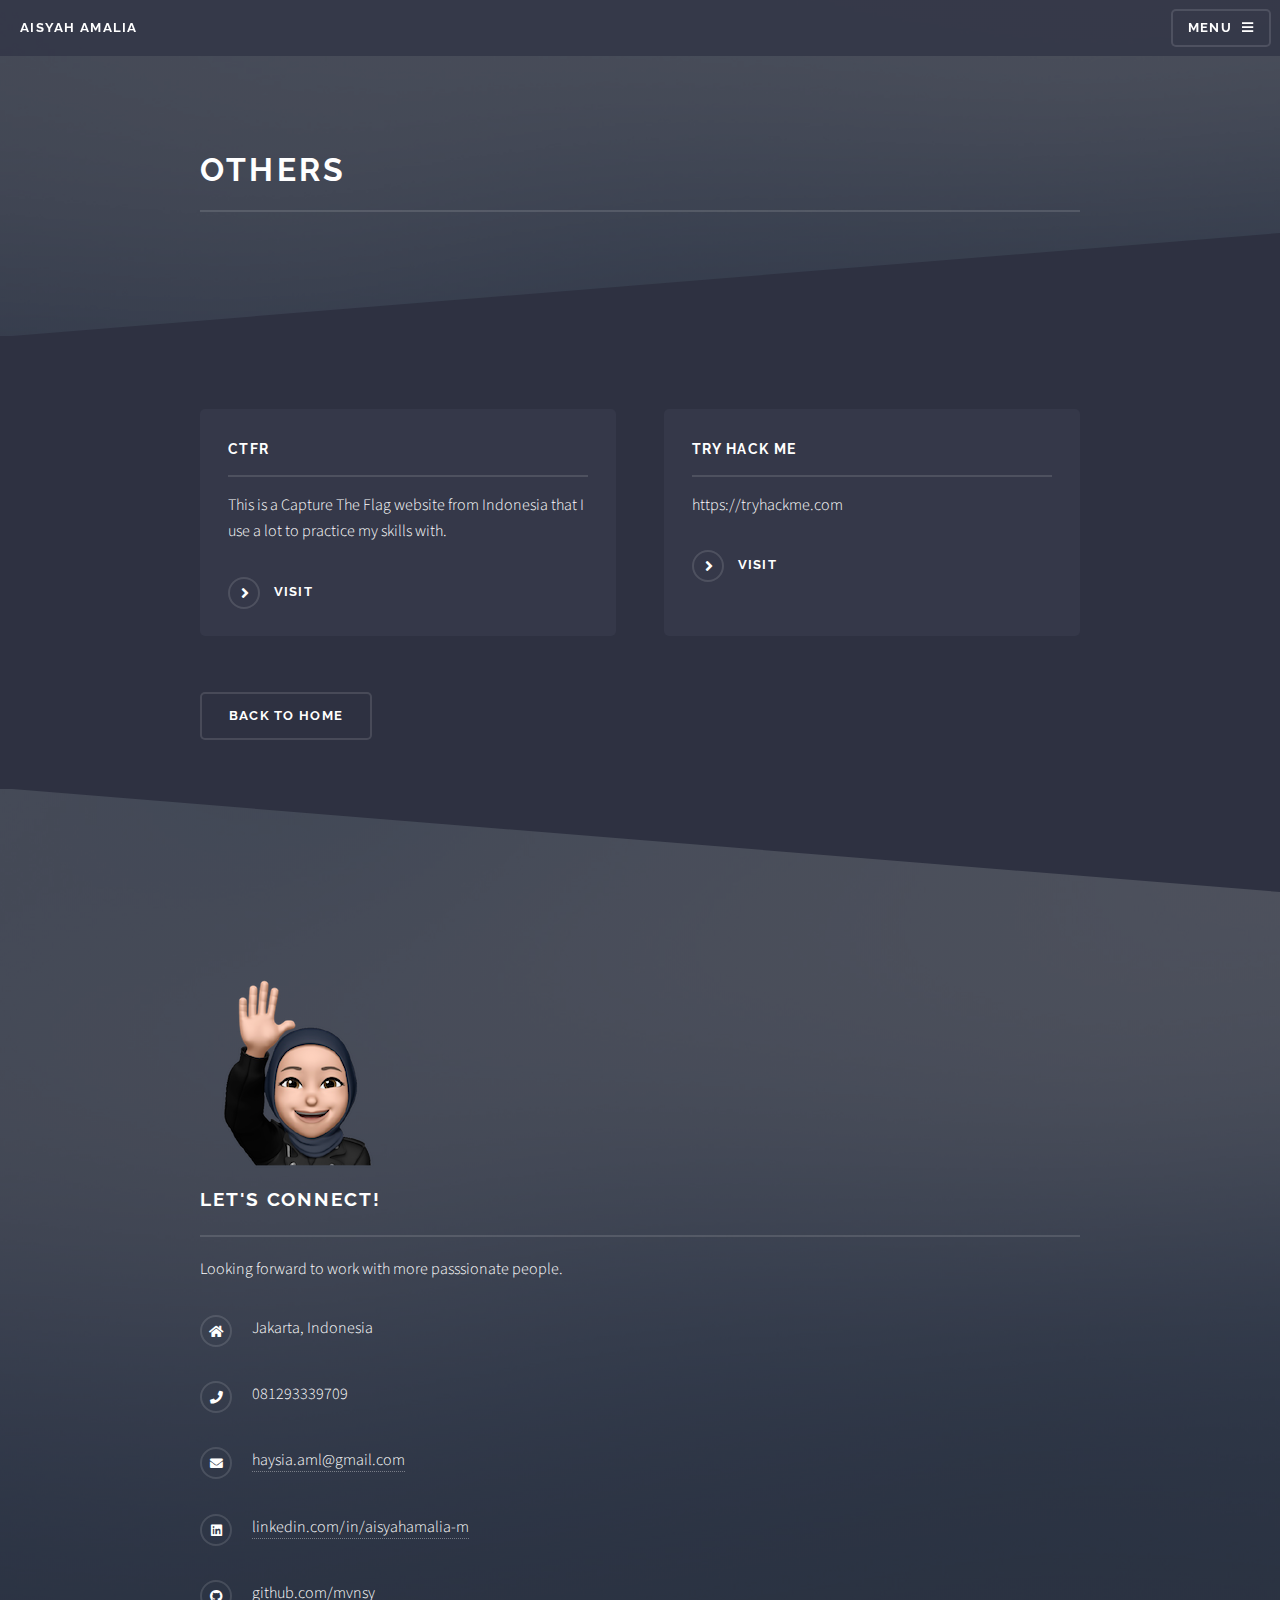
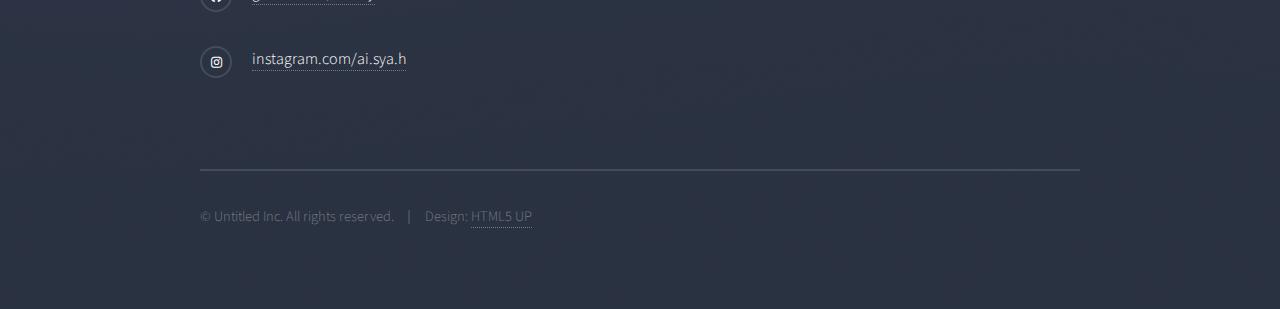
<file: other.html>
<!DOCTYPE HTML>
<!--
	Solid State by HTML5 UP
	html5up.net | @ajlkn
	Free for personal and commercial use under the CCA 3.0 license (html5up.net/license)
-->
<html>
	<head>
		<title>Others</title>
		<meta charset="utf-8" />
		<meta name="viewport" content="width=device-width, initial-scale=1, user-scalable=no" />
		<link rel="stylesheet" href="assets/css/main.css" />
		<noscript><link rel="stylesheet" href="assets/css/noscript.css" /></noscript>
	</head>
	<body class="is-preload">

		<!-- Page Wrapper -->
			<div id="page-wrapper">

				<!-- Header -->
					<header id="header">
						<h1><a href="index.html">Aisyah Amalia</a></h1>
						<nav>
							<a href="#menu">Menu</a>
						</nav>
					</header>

				<!-- Menu -->
					<nav id="menu">
						<div class="inner">
							<h2>Menu</h2>
							<ul class="links">
								<li><a href="index.html">Home</a></li>
								<li><a href="projects.html">Projects</a></li>
								<li><a href="experiences.html">Experiences</a></li>
								<li><a href="index.html#four">Skills and Certificates</a></li>
							</ul>
							<a href="#" class="close">Close</a>
						</div>
					</nav>

				<!-- Wrapper -->
					<section id="wrapper">
						<header>
							<div class="inner">
								<h2>Others</h2>
								<!-- <p>Phasellus non pulvinar erat. Fusce tincidunt nisl eget ipsum.</p> -->
							</div>
						</header>

						<!-- Content -->
							<div class="wrapper">
								<div class="inner">

									<!-- <h3 class="major">Lorem ipsum dolor</h3>
									<p>Morbi mattis mi consectetur tortor elementum, varius pellentesque velit convallis. Aenean tincidunt lectus auctor mauris maximus, ac scelerisque ipsum tempor. Duis vulputate ex et ex tincidunt, quis lacinia velit aliquet. Duis non efficitur nisi, id malesuada justo. Maecenas sagittis felis ac sagittis semper. Curabitur purus leo donec vel dolor at arcu tincidunt bibendum. Interdum et malesuada fames ac ante ipsum primis in faucibus. Fusce ut aliquet justo. Donec id neque ipsum. Integer eget ultricies odio. Nam vel ex a orci fringilla tincidunt. Aliquam eleifend ligula non velit accumsan cursus. Etiam ut gravida sapien.</p>

									<p>Vestibulum ultrices risus velit, sit amet blandit massa auctor sit amet. Sed eu lectus sem. Phasellus in odio at ipsum porttitor mollis id vel diam. Praesent sit amet posuere risus, eu faucibus lectus. Vivamus ex ligula, tempus pulvinar ipsum in, auctor porta quam. Proin nec commodo, vel scelerisque nisi scelerisque. Suspendisse id quam vel tortor tincidunt suscipit. Nullam auctor orci eu dolor consectetur, interdum ullamcorper ante tincidunt. Mauris felis nec felis elementum varius.</p>

									<h3 class="major">Vitae phasellus</h3>
									<p>Cras mattis ante fermentum, malesuada neque vitae, eleifend erat. Phasellus non pulvinar erat. Fusce tincidunt, nisl eget mattis egestas, purus ipsum consequat orci, sit amet lobortis lorem lacus in tellus. Sed ac elementum arcu. Quisque placerat auctor laoreet.</p> -->

									<section class="features">
										<article>
											<!-- <a href="#" class="image"><img src="images/pic04.jpg" alt="" /></a> -->
											<h3 class="major">CTFR</h3>
											<p>This is a Capture The Flag website from Indonesia that I use a lot to practice my skills with.</p>
											<a href="https://rasyidmf.com/Users/?id=974" class="special">Visit</a>
										</article>
										<article>
											<!-- <a href="#" class="image"><img src="images/pic05.jpg" alt="" /></a> -->
											<h3 class="major">Try Hack Me</h3>
											<p>https://tryhackme.com</p>
											<a href="https://tryhackme.com/dashboard" class="special">Visit</a>
										</article>
                                        <!-- <article>
											<a href="#" class="image"><img src="images/pic05.jpg" alt="" /></a>
											<h3 class="major">Hack The Box</h3>
											<p>https://app.hackthebox.com</p>
											<a href="https://app.hackthebox.com/home" class="special">Visit</a>
										</article> -->
									</section>

                                    <ul class="actions">
										<li><a href="index.html#four" class="button">Back to Home</a></li>
									</ul>
								</div>
							</div>

					</section>

				<!-- Footer -->
				<section id="footer">
					<div class="inner">
						<div class="logo"><img src="./images/contact-memoji.png" alt=""/></div>
						<h2 class="major">Let's connect!</h2>
						<p>Looking forward to work with more passsionate people.</p>
						<ul class="contact">
							<li class="icon solid fa-home">
								Jakarta, Indonesia
							</li>
							<li class="icon solid fa-phone">081293339709</li>
							<li class="icon solid fa-envelope"><a href="#">haysia.aml@gmail.com</a></li>
							<li class="icon brands fa-linkedin"><a href="https://www.linkedin.com/in/aisyahamalia-m/">linkedin.com/in/aisyahamalia-m</a></li>
							<li class="icon brands fa-github"><a href="https://github.com/mvnsy">github.com/mvnsy</a></li>
							<li class="icon brands fa-instagram"><a href="https://www.instagram.com/ai.sya.h/">instagram.com/ai.sya.h</a></li>
						</ul>
						<ul class="copyright">
							<li>&copy; Untitled Inc. All rights reserved.</li><li>Design: <a href="http://html5up.net">HTML5 UP</a></li>
						</ul>
					</div>
				</section>

			</div>

		<!-- Scripts -->
			<script src="assets/js/jquery.min.js"></script>
			<script src="assets/js/jquery.scrollex.min.js"></script>
			<script src="assets/js/browser.min.js"></script>
			<script src="assets/js/breakpoints.min.js"></script>
			<script src="assets/js/util.js"></script>
			<script src="assets/js/main.js"></script>

	</body>
</html>
</file>
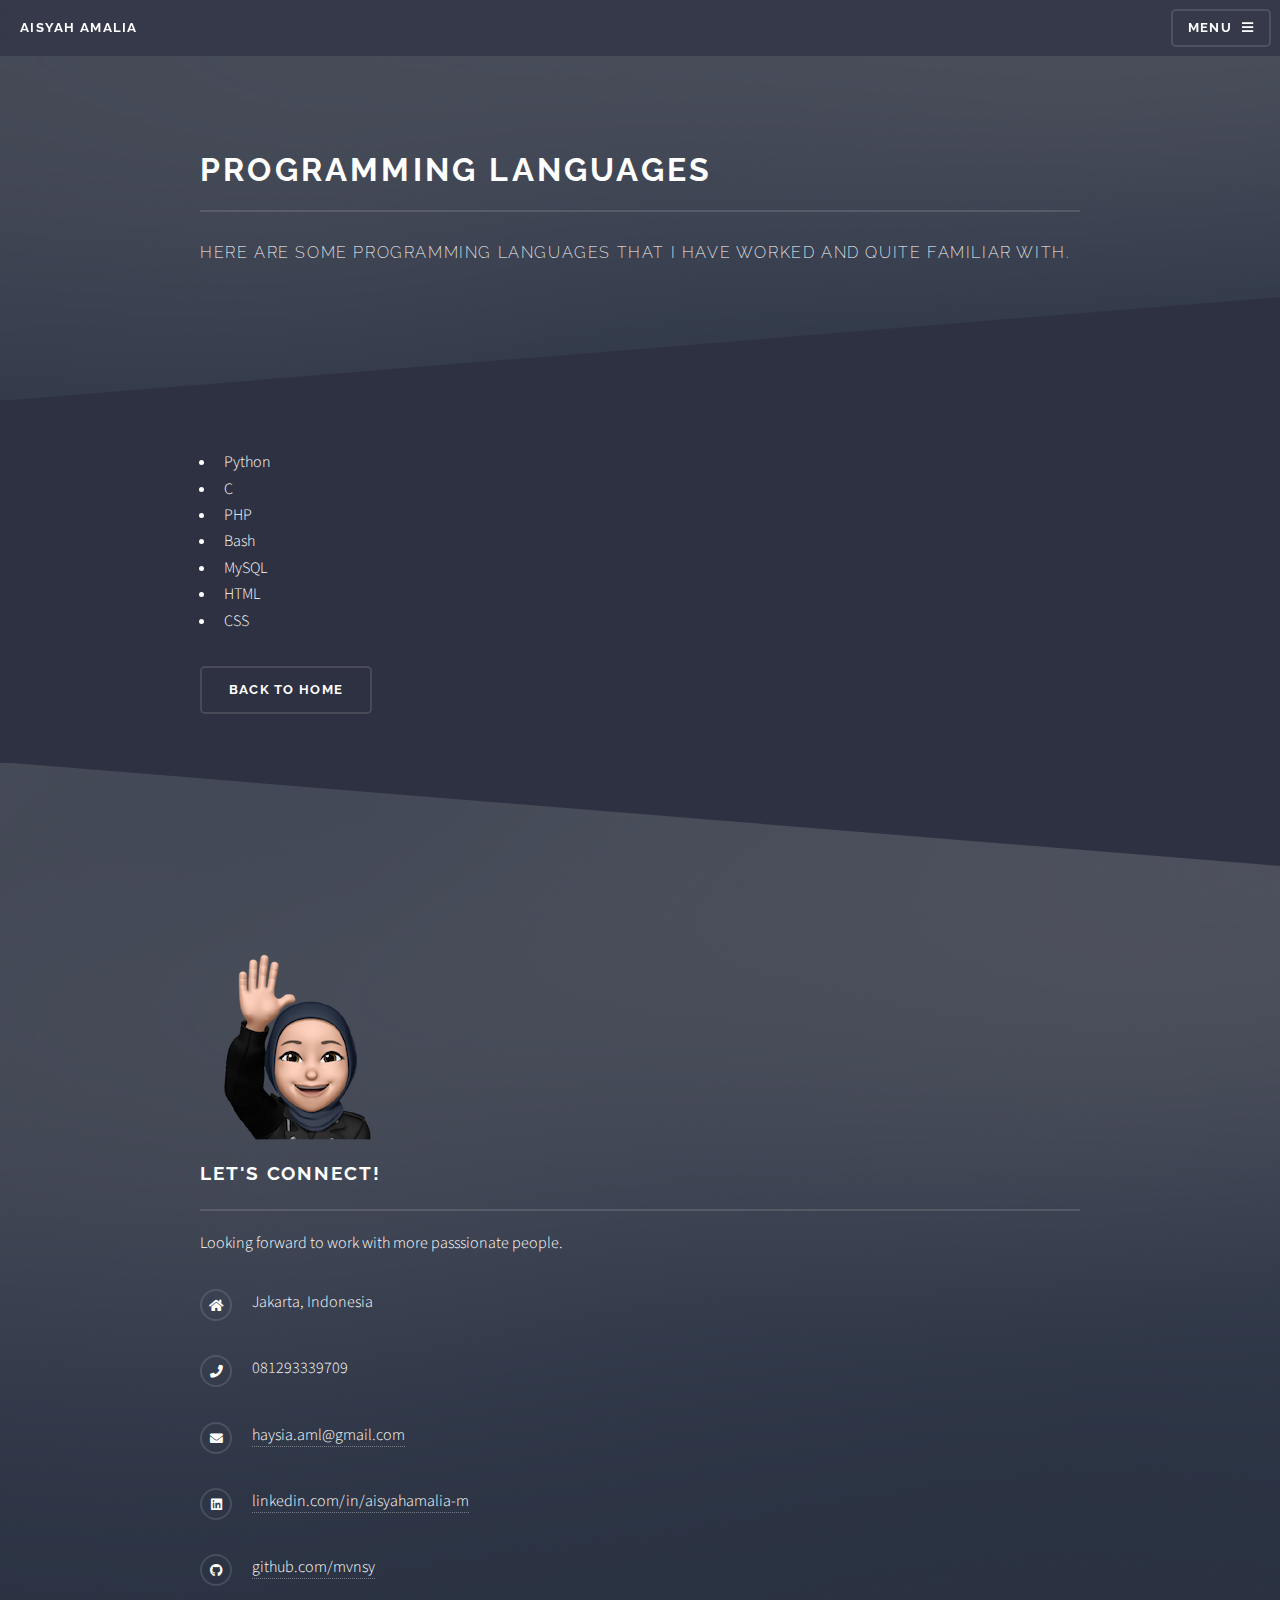
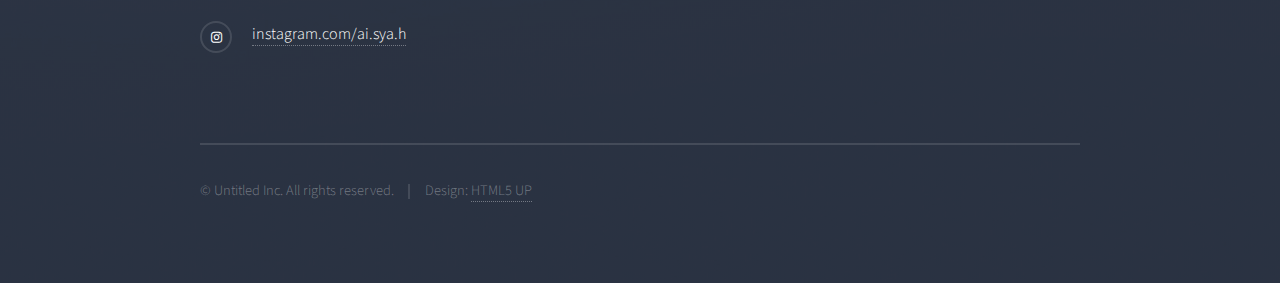
<file: prog-lang.html>
<!DOCTYPE HTML>
<!--
	Solid State by HTML5 UP
	html5up.net | @ajlkn
	Free for personal and commercial use under the CCA 3.0 license (html5up.net/license)
-->
<html>
	<head>
		<title>Languages</title>
		<meta charset="utf-8" />
		<meta name="viewport" content="width=device-width, initial-scale=1, user-scalable=no" />
		<link rel="stylesheet" href="assets/css/main.css" />
		<noscript><link rel="stylesheet" href="assets/css/noscript.css" /></noscript>
	</head>
	<body class="is-preload">

		<!-- Page Wrapper -->
			<div id="page-wrapper">

				<!-- Header -->
					<header id="header">
						<h1><a href="index.html">Aisyah Amalia</a></h1>
						<nav>
							<a href="#menu">Menu</a>
						</nav>
					</header>

				<!-- Menu -->
					<nav id="menu">
						<div class="inner">
							<h2>Menu</h2>
							<ul class="links">
								<li><a href="index.html">Home</a></li>
								<li><a href="projects.html">Projects</a></li>
								<li><a href="experiences.html">Experiences</a></li>
								<li><a href="index.html#four">Skills and Certificates</a></li>
							</ul>
							<a href="#" class="close">Close</a>
						</div>
					</nav>

				<!-- Wrapper -->
					<section id="wrapper">
						<header>
							<div class="inner">
								<h2>Programming Languages</h2>
								<p>Here are some programming languages that I have worked and quite familiar with.</p>
							</div>
						</header>

						<!-- Content -->
							<div class="wrapper">
								<div class="inner">

                                    <ul>
                                        <li>Python</li>
                                        <li>C</li>
                                        <li>PHP</li>
										<li>Bash</li>
                                        <li>MySQL</li>
                                        <li>HTML</li>
                                        <li>CSS</li>
                                    </ul>

									<!-- <dl>
                                        <dt>Python</dt>
                                        <dt>C</dt>
                                        <dt>PHP</dt>
                                        <dt>MySQL</dt>
                                        <dt>HTML</dt>
                                        <dt>CSS</dt>
                                    </dl> -->

									<!-- <h3 class="major">Lorem ipsum dolor</h3>
									<p>Morbi mattis mi consectetur tortor elementum, varius pellentesque velit convallis. Aenean tincidunt lectus auctor mauris maximus, ac scelerisque ipsum tempor. Duis vulputate ex et ex tincidunt, quis lacinia velit aliquet. Duis non efficitur nisi, id malesuada justo. Maecenas sagittis felis ac sagittis semper. Curabitur purus leo donec vel dolor at arcu tincidunt bibendum. Interdum et malesuada fames ac ante ipsum primis in faucibus. Fusce ut aliquet justo. Donec id neque ipsum. Integer eget ultricies odio. Nam vel ex a orci fringilla tincidunt. Aliquam eleifend ligula non velit accumsan cursus. Etiam ut gravida sapien.</p>

									<h3 class="major">Vitae phasellus</h3>
									<p>Cras mattis ante fermentum, malesuada neque vitae, eleifend erat. Phasellus non pulvinar erat. Fusce tincidunt, nisl eget mattis egestas, purus ipsum consequat orci, sit amet lobortis lorem lacus in tellus. Sed ac elementum arcu. Quisque placerat auctor laoreet.</p>

									<section class="features">
										<article>
											<a href="#" class="image"><img src="images/pic04.jpg" alt="" /></a>
											<h3 class="major">Sed feugiat lorem</h3>
											<p>Lorem ipsum dolor sit amet, consectetur adipiscing vehicula id nulla dignissim dapibus ultrices.</p>
											<a href="#" class="special">Read more</a>
										</article>
										<article>
											<a href="#" class="image"><img src="images/pic05.jpg" alt="" /></a>
											<h3 class="major">Nisl placerat</h3>
											<p>Lorem ipsum dolor sit amet, consectetur adipiscing vehicula id nulla dignissim dapibus ultrices.</p>
											<a href="#" class="special">Read more</a>
										</article>
									</section> -->

                                    <ul class="actions">
										<li><a href="index.html#four" class="button">Back to Home</a></li>
									</ul>
								</div>
							</div>

					</section>

				<!-- Footer -->
				<section id="footer">
					<div class="inner">
						<div class="logo"><img src="./images/contact-memoji.png" alt=""/></div>
						<h2 class="major">Let's connect!</h2>
						<p>Looking forward to work with more passsionate people.</p>
						<ul class="contact">
							<li class="icon solid fa-home">
								Jakarta, Indonesia
							</li>
							<li class="icon solid fa-phone">081293339709</li>
							<li class="icon solid fa-envelope"><a href="#">haysia.aml@gmail.com</a></li>
							<li class="icon brands fa-linkedin"><a href="https://www.linkedin.com/in/aisyahamalia-m/">linkedin.com/in/aisyahamalia-m</a></li>
							<li class="icon brands fa-github"><a href="https://github.com/mvnsy">github.com/mvnsy</a></li>
							<li class="icon brands fa-instagram"><a href="https://www.instagram.com/ai.sya.h/">instagram.com/ai.sya.h</a></li>
						</ul>
						<ul class="copyright">
							<li>&copy; Untitled Inc. All rights reserved.</li><li>Design: <a href="http://html5up.net">HTML5 UP</a></li>
						</ul>
					</div>
				</section>

			</div>

		<!-- Scripts -->
			<script src="assets/js/jquery.min.js"></script>
			<script src="assets/js/jquery.scrollex.min.js"></script>
			<script src="assets/js/browser.min.js"></script>
			<script src="assets/js/breakpoints.min.js"></script>
			<script src="assets/js/util.js"></script>
			<script src="assets/js/main.js"></script>

	</body>
</html>
</file>
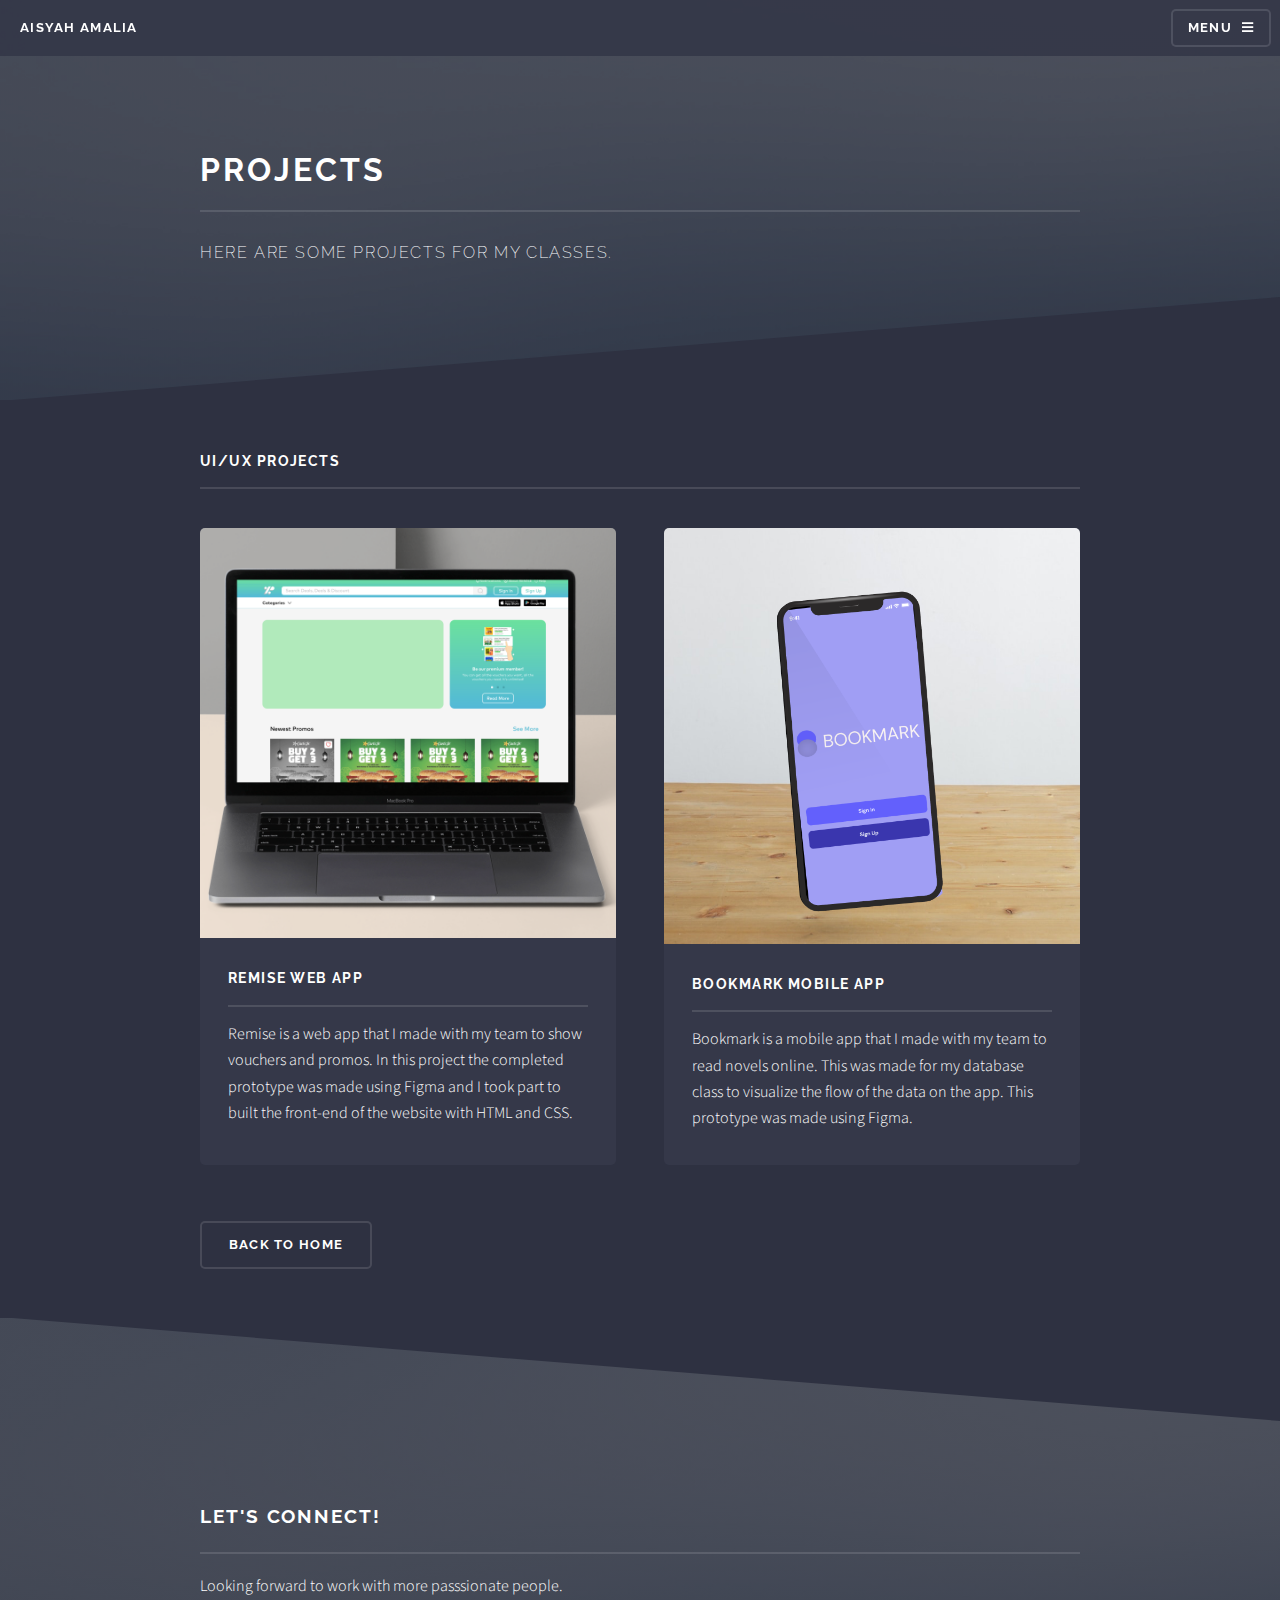
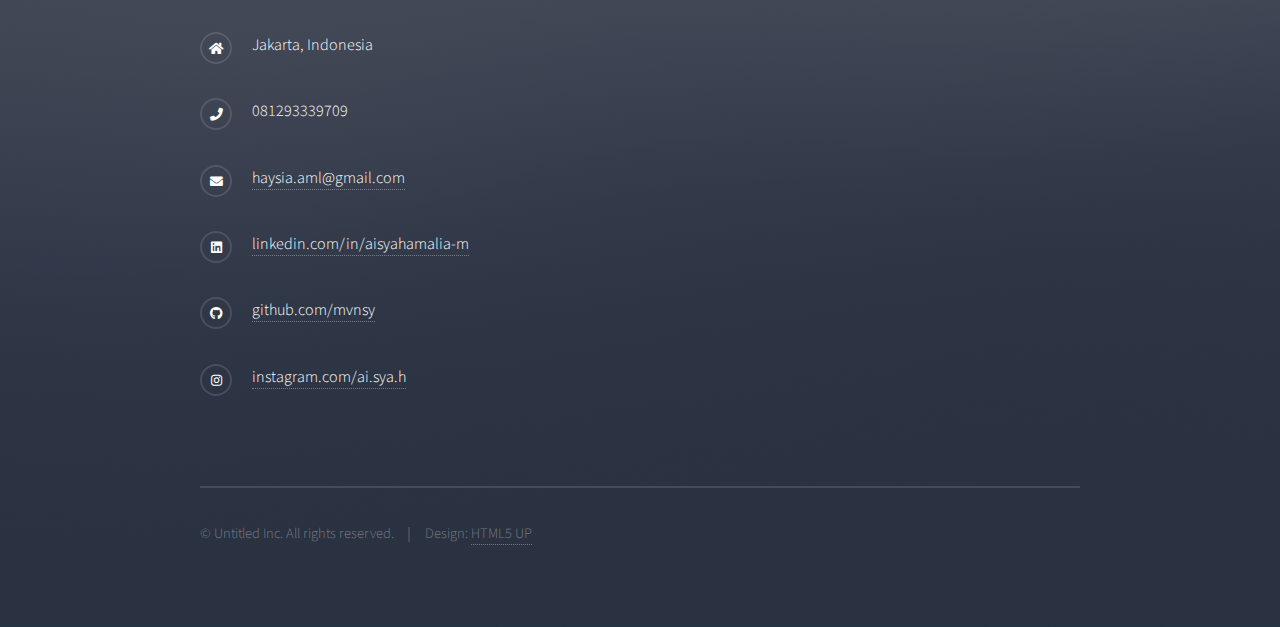
<file: projects.html>
<!DOCTYPE HTML>
<!--
	Solid State by HTML5 UP
	html5up.net | @ajlkn
	Free for personal and commercial use under the CCA 3.0 license (html5up.net/license)
-->
<html>
	<head>
		<title>Aisyah's Projects</title>
		<meta charset="utf-8" />
		<meta name="viewport" content="width=device-width, initial-scale=1, user-scalable=no" />
		<link rel="stylesheet" href="assets/css/main.css" />
		<noscript><link rel="stylesheet" href="assets/css/noscript.css" /></noscript>
	</head>
	<body class="is-preload">

		<!-- Page Wrapper -->
			<div id="page-wrapper">

				<!-- Header -->
					<header id="header">
						<h1><a href="index.html">Aisyah Amalia</a></h1>
						<nav>
							<a href="#menu">Menu</a>
						</nav>
					</header>

				<!-- Menu -->
                <nav id="menu">
                    <div class="inner">
                        <h2>Menu</h2>
                        <ul class="links">
                            <li><a href="index.html">Home</a></li>
                            <li><a href="projects.html">Projects</a></li>
                            <li><a href="experiences.html">Experiences</a></li>
                            <li><a href="index.html#four">Skills and Certificates</a></li>
                        </ul>
                        <a href="#" class="close">Close</a>
                    </div>
                </nav>

				<!-- Wrapper -->
					<section id="wrapper">
						<header>
							<div class="inner">
								<h2>Projects</h2>
								<p>Here are some projects for my classes.</p>
							</div>
						</header>

						<!-- Content -->
							<div class="wrapper">
								<div class="inner">
									<h3 class="major">UI/UX Projects</h3>

									<section class="features">
										<article>
											<a href="#" class="image"><img src="images/remise-mockup.png" alt="" /></a>
											<h3 class="major">Remise Web App</h3>
											<p>Remise is a web app that I made with my team to show vouchers and promos. In this project the completed prototype was made using Figma and I took part to built the front-end of the website with HTML and CSS.</p>
											<!-- <a href="#" class="special">Read more</a> -->
										</article>
										<article>
											<a href="#" class="image"><img src="images/bookmark-mockup.png" alt="" /></a>
											<h3 class="major">Bookmark Mobile App</h3>
											<p>Bookmark is a mobile app that I made with my team to read novels online. This was made for my database class to visualize the flow of the data on the app. This prototype was made using Figma.</p>
											<!-- <a href="#" class="special">Read more</a> -->
										</article>
									</section>

									<ul class="actions">
										<li><a href="index.html#two" class="button">Back to Home</a></li>
									</ul>

								</div>
							</div>

					</section>

				<!-- Footer -->
                <section id="footer">
                    <div class="inner">
                        <h2 class="major">Let's connect!</h2>
                        <p>Looking forward to work with more passsionate people.</p>
                        <ul class="contact">
                            <li class="icon solid fa-home">
                                Jakarta, Indonesia
                            </li>
                            <li class="icon solid fa-phone">081293339709</li>
                            <li class="icon solid fa-envelope"><a href="#">haysia.aml@gmail.com</a></li>
                            <li class="icon brands fa-linkedin"><a href="https://www.linkedin.com/in/aisyahamalia-m/">linkedin.com/in/aisyahamalia-m</a></li>
                            <li class="icon brands fa-github"><a href="https://github.com/mvnsy">github.com/mvnsy</a></li>
                            <li class="icon brands fa-instagram"><a href="https://www.instagram.com/ai.sya.h/">instagram.com/ai.sya.h</a></li>
                        </ul>
                        <ul class="copyright">
                            <li>&copy; Untitled Inc. All rights reserved.</li><li>Design: <a href="http://html5up.net">HTML5 UP</a></li>
                        </ul>
                    </div>
                </section>

			</div>

		<!-- Scripts -->
			<script src="assets/js/jquery.min.js"></script>
			<script src="assets/js/jquery.scrollex.min.js"></script>
			<script src="assets/js/browser.min.js"></script>
			<script src="assets/js/breakpoints.min.js"></script>
			<script src="assets/js/util.js"></script>
			<script src="assets/js/main.js"></script>

	</body>
</html>
</file>
<file: assets/css/noscript.css>
/*
	Solid State by HTML5 UP
	html5up.net | @ajlkn
	Free for personal and commercial use under the CCA 3.0 license (html5up.net/license)
*/

/* Banner */

	body.is-preload #banner .logo {
		-moz-transform: none;
		-webkit-transform: none;
		-ms-transform: none;
		transform: none;
		opacity: 1;
	}

	body.is-preload #banner h2 {
		opacity: 1;
		-moz-transform: none;
		-webkit-transform: none;
		-ms-transform: none;
		transform: none;
		-moz-filter: none;
		-webkit-filter: none;
		-ms-filter: none;
		filter: none;
	}

	body.is-preload #banner p {
		opacity: 01;
		-moz-transform: none;
		-webkit-transform: none;
		-ms-transform: none;
		transform: none;
		-moz-filter: none;
		-webkit-filter: none;
		-ms-filter: none;
		filter: none;
	}
</file>
<file: assets/css/main.css>
@import url(fontawesome-all.min.css);
@import url("https://fonts.googleapis.com/css?family=Raleway:200,700|Source+Sans+Pro:300,600,300italic,600italic");

/*
	Solid State by HTML5 UP
	html5up.net | @ajlkn
	Free for personal and commercial use under the CCA 3.0 license (html5up.net/license)
*/

html, body, div, span, applet, object,
iframe, h1, h2, h3, h4, h5, h6, p, blockquote,
pre, a, abbr, acronym, address, big, cite,
code, del, dfn, em, img, ins, kbd, q, s, samp,
small, strike, strong, sub, sup, tt, var, b,
u, i, center, dl, dt, dd, ol, ul, li, fieldset,
form, label, legend, table, caption, tbody,
tfoot, thead, tr, th, td, article, aside,
canvas, details, embed, figure, figcaption,
footer, header, hgroup, menu, nav, output, ruby,
section, summary, time, mark, audio, video {
	margin: 0;
	padding: 0;
	border: 0;
	font-size: 100%;
	font: inherit;
	vertical-align: baseline;}

article, aside, details, figcaption, figure,
footer, header, hgroup, menu, nav, section {
	display: block;}

body {
	line-height: 1;
}

ol, ul {
	list-style: none;
}

blockquote, q {
	quotes: none;
}

	blockquote:before, blockquote:after, q:before, q:after {
		content: '';
		content: none;
	}

table {
	border-collapse: collapse;
	border-spacing: 0;
}

body {
	-webkit-text-size-adjust: none;
}

mark {
	background-color: transparent;
	color: inherit;
}

input::-moz-focus-inner {
	border: 0;
	padding: 0;
}

input, select, textarea {
	-moz-appearance: none;
	-webkit-appearance: none;
	-ms-appearance: none;
	appearance: none;
}

/* Basic */

	@-ms-viewport {
		width: device-width;
	}

	body {
		-ms-overflow-style: scrollbar;
	}

	@media screen and (max-width: 480px) {

		html, body {
			min-width: 320px;
		}

	}

	html {
		box-sizing: border-box;
	}

	*, *:before, *:after {
		box-sizing: inherit;
	}

	body {
		background-color: #2e3141;
		background-image: linear-gradient(to top, rgba(46, 49, 65, 0.8), rgba(46, 49, 65, 0.8)), url("../../images/bg.jpg");
		background-size: auto,
 cover;
		background-attachment: fixed,
 fixed;
		background-position: center,
 center;
	}

		body.is-preload *, body.is-preload *:before, body.is-preload *:after {
			-moz-animation: none !important;
			-webkit-animation: none !important;
			-ms-animation: none !important;
			animation: none !important;
			-moz-transition: none !important;
			-webkit-transition: none !important;
			-ms-transition: none !important;
			transition: none !important;
		}

/* Type */

	body, input, select, textarea {
		color: #ffffff;
		font-family: "Source Sans Pro", Helvetica, sans-serif;
		font-size: 16.5pt;
		font-weight: 300;
		line-height: 1.65;
	}

		@media screen and (max-width: 1680px) {

			body, input, select, textarea {
				font-size: 13pt;
			}

		}

		@media screen and (max-width: 1280px) {

			body, input, select, textarea {
				font-size: 12pt;
			}

		}

		@media screen and (max-width: 980px) {

			body, input, select, textarea {
				font-size: 12pt;
			}

		}

		@media screen and (max-width: 736px) {

			body, input, select, textarea {
				font-size: 12pt;
			}

		}

		@media screen and (max-width: 480px) {

			body, input, select, textarea {
				font-size: 12pt;
			}

		}

	a {
		-moz-transition: color 0.2s ease-in-out, border-bottom-color 0.2s ease-in-out;
		-webkit-transition: color 0.2s ease-in-out, border-bottom-color 0.2s ease-in-out;
		-ms-transition: color 0.2s ease-in-out, border-bottom-color 0.2s ease-in-out;
		transition: color 0.2s ease-in-out, border-bottom-color 0.2s ease-in-out;
		border-bottom: dotted 1px rgba(255, 255, 255, 0.35);
		color: #ffffff;
		text-decoration: none;
	}

		a:hover {
			border-bottom-color: transparent;
			color: #ffffff !important;
		}

		a.special:not(.button) {
			text-decoration: none;
			border-bottom: 0;
			display: block;
			font-family: Raleway, Helvetica, sans-serif;
			font-size: 0.8em;
			font-weight: 700;
			letter-spacing: 0.1em;
			margin: 0 0 2em 0;
			text-transform: uppercase;
		}

			a.special:not(.button):before {
				-moz-osx-font-smoothing: grayscale;
				-webkit-font-smoothing: antialiased;
				display: inline-block;
				font-style: normal;
				font-variant: normal;
				text-rendering: auto;
				line-height: 1;
				text-transform: none !important;
				font-family: 'Font Awesome 5 Free';
				font-weight: 900;
			}

			a.special:not(.button):before {
				-moz-transition: background-color 0.2s ease-in-out;
				-webkit-transition: background-color 0.2s ease-in-out;
				-ms-transition: background-color 0.2s ease-in-out;
				transition: background-color 0.2s ease-in-out;
				border-radius: 100%;
				border: solid 2px rgba(255, 255, 255, 0.125);
				content: '\f105';
				display: inline-block;
				font-size: 1.25em;
				height: 2em;
				line-height: 1.75em;
				margin-right: 0.85em;
				text-align: center;
				text-indent: 0.15em;
				vertical-align: middle;
				width: 2em;
			}

			a.special:not(.button):hover:before {
				background-color: rgba(255, 255, 255, 0.025);
			}

			a.special:not(.button):active:before {
				background-color: rgba(255, 255, 255, 0.075);
			}

	strong, b {
		color: #ffffff;
		font-weight: 600;
	}

	em, i {
		font-style: italic;
	}

	p {
		margin: 0 0 2em 0;
	}

	h1, h2, h3, h4, h5, h6 {
		color: #ffffff;
		font-family: Raleway, Helvetica, sans-serif;
		font-weight: 700;
		letter-spacing: 0.1em;
		margin: 0 0 1em 0;
		text-transform: uppercase;
	}

		h1 a, h2 a, h3 a, h4 a, h5 a, h6 a {
			color: inherit;
			text-decoration: none;
			border-bottom: 0;
		}

		h1 span, h2 span, h3 span, h4 span, h5 span, h6 span {
			font-weight: 200;
		}

		h1.major, h2.major, h3.major, h4.major, h5.major, h6.major {
			padding-bottom: 1em;
			border-bottom: solid 2px rgba(255, 255, 255, 0.125);
		}

	h2 {
		font-size: 1.2em;
	}

	h3 {
		font-size: 0.9em;
	}

	h4 {
		font-size: 0.7em;
	}

	h5 {
		font-size: 0.7em;
	}

	h6 {
		font-size: 0.7em;
	}

	@media screen and (max-width: 736px) {

		h2 {
			font-size: 1em;
		}

		h3 {
			font-size: 0.8em;
		}

	}

	sub {
		font-size: 0.8em;
		position: relative;
		top: 0.5em;
	}

	sup {
		font-size: 0.8em;
		position: relative;
		top: -0.5em;
	}

	blockquote {
		border-left: solid 4px rgba(255, 255, 255, 0.125);
		font-style: italic;
		margin: 0 0 2em 0;
		padding: 0.5em 0 0.5em 2em;
	}

	code {
		background: rgba(255, 255, 255, 0.025);
		border-radius: 5px;
		border: solid 2px rgba(255, 255, 255, 0.125);
		font-family: "Courier New", monospace;
		font-size: 0.9em;
		margin: 0 0.25em;
		padding: 0.25em 0.65em;
	}

	pre {
		-webkit-overflow-scrolling: touch;
		font-family: "Courier New", monospace;
		font-size: 0.9em;
		margin: 0 0 2em 0;
	}

		pre code {
			display: block;
			line-height: 1.75em;
			padding: 1em 1.5em;
			overflow-x: auto;
		}

	hr {
		border: 0;
		border-bottom: solid 2px rgba(255, 255, 255, 0.125);
		margin: 2.5em 0;
	}

		hr.major {
			margin: 4em 0;
		}

	.align-left {
		text-align: left;
	}

	.align-center {
		text-align: center;
	}

	.align-right {
		text-align: right;
	}

/* Row */

	.row {
		display: flex;
		flex-wrap: wrap;
		box-sizing: border-box;
		align-items: stretch;
	}

		.row > * {
			box-sizing: border-box;
		}

		.row.gtr-uniform > * > :last-child {
			margin-bottom: 0;
		}

		.row.aln-left {
			justify-content: flex-start;
		}

		.row.aln-center {
			justify-content: center;
		}

		.row.aln-right {
			justify-content: flex-end;
		}

		.row.aln-top {
			align-items: flex-start;
		}

		.row.aln-middle {
			align-items: center;
		}

		.row.aln-bottom {
			align-items: flex-end;
		}

		.row > .imp {
			order: -1;
		}

		.row > .col-1 {
			width: 8.33333%;
		}

		.row > .off-1 {
			margin-left: 8.33333%;
		}

		.row > .col-2 {
			width: 16.66667%;
		}

		.row > .off-2 {
			margin-left: 16.66667%;
		}

		.row > .col-3 {
			width: 25%;
		}

		.row > .off-3 {
			margin-left: 25%;
		}

		.row > .col-4 {
			width: 33.33333%;
		}

		.row > .off-4 {
			margin-left: 33.33333%;
		}

		.row > .col-5 {
			width: 41.66667%;
		}

		.row > .off-5 {
			margin-left: 41.66667%;
		}

		.row > .col-6 {
			width: 50%;
		}

		.row > .off-6 {
			margin-left: 50%;
		}

		.row > .col-7 {
			width: 58.33333%;
		}

		.row > .off-7 {
			margin-left: 58.33333%;
		}

		.row > .col-8 {
			width: 66.66667%;
		}

		.row > .off-8 {
			margin-left: 66.66667%;
		}

		.row > .col-9 {
			width: 75%;
		}

		.row > .off-9 {
			margin-left: 75%;
		}

		.row > .col-10 {
			width: 83.33333%;
		}

		.row > .off-10 {
			margin-left: 83.33333%;
		}

		.row > .col-11 {
			width: 91.66667%;
		}

		.row > .off-11 {
			margin-left: 91.66667%;
		}

		.row > .col-12 {
			width: 100%;
		}

		.row > .off-12 {
			margin-left: 100%;
		}

		.row.gtr-0 {
			margin-top: 0;
			margin-left: 0em;
		}

			.row.gtr-0 > * {
				padding: 0 0 0 0em;
			}

			.row.gtr-0.gtr-uniform {
				margin-top: 0em;
			}

				.row.gtr-0.gtr-uniform > * {
					padding-top: 0em;
				}

		.row.gtr-25 {
			margin-top: 0;
			margin-left: -0.4375em;
		}

			.row.gtr-25 > * {
				padding: 0 0 0 0.4375em;
			}

			.row.gtr-25.gtr-uniform {
				margin-top: -0.4375em;
			}

				.row.gtr-25.gtr-uniform > * {
					padding-top: 0.4375em;
				}

		.row.gtr-50 {
			margin-top: 0;
			margin-left: -0.875em;
		}

			.row.gtr-50 > * {
				padding: 0 0 0 0.875em;
			}

			.row.gtr-50.gtr-uniform {
				margin-top: -0.875em;
			}

				.row.gtr-50.gtr-uniform > * {
					padding-top: 0.875em;
				}

		.row {
			margin-top: 0;
			margin-left: -1.75em;
		}

			.row > * {
				padding: 0 0 0 1.75em;
			}

			.row.gtr-uniform {
				margin-top: -1.75em;
			}

				.row.gtr-uniform > * {
					padding-top: 1.75em;
				}

		.row.gtr-150 {
			margin-top: 0;
			margin-left: -2.625em;
		}

			.row.gtr-150 > * {
				padding: 0 0 0 2.625em;
			}

			.row.gtr-150.gtr-uniform {
				margin-top: -2.625em;
			}

				.row.gtr-150.gtr-uniform > * {
					padding-top: 2.625em;
				}

		.row.gtr-200 {
			margin-top: 0;
			margin-left: -3.5em;
		}

			.row.gtr-200 > * {
				padding: 0 0 0 3.5em;
			}

			.row.gtr-200.gtr-uniform {
				margin-top: -3.5em;
			}

				.row.gtr-200.gtr-uniform > * {
					padding-top: 3.5em;
				}

		@media screen and (max-width: 1680px) {

			.row {
				display: flex;
				flex-wrap: wrap;
				box-sizing: border-box;
				align-items: stretch;
			}

				.row > * {
					box-sizing: border-box;
				}

				.row.gtr-uniform > * > :last-child {
					margin-bottom: 0;
				}

				.row.aln-left {
					justify-content: flex-start;
				}

				.row.aln-center {
					justify-content: center;
				}

				.row.aln-right {
					justify-content: flex-end;
				}

				.row.aln-top {
					align-items: flex-start;
				}

				.row.aln-middle {
					align-items: center;
				}

				.row.aln-bottom {
					align-items: flex-end;
				}

				.row > .imp-xlarge {
					order: -1;
				}

				.row > .col-1-xlarge {
					width: 8.33333%;
				}

				.row > .off-1-xlarge {
					margin-left: 8.33333%;
				}

				.row > .col-2-xlarge {
					width: 16.66667%;
				}

				.row > .off-2-xlarge {
					margin-left: 16.66667%;
				}

				.row > .col-3-xlarge {
					width: 25%;
				}

				.row > .off-3-xlarge {
					margin-left: 25%;
				}

				.row > .col-4-xlarge {
					width: 33.33333%;
				}

				.row > .off-4-xlarge {
					margin-left: 33.33333%;
				}

				.row > .col-5-xlarge {
					width: 41.66667%;
				}

				.row > .off-5-xlarge {
					margin-left: 41.66667%;
				}

				.row > .col-6-xlarge {
					width: 50%;
				}

				.row > .off-6-xlarge {
					margin-left: 50%;
				}

				.row > .col-7-xlarge {
					width: 58.33333%;
				}

				.row > .off-7-xlarge {
					margin-left: 58.33333%;
				}

				.row > .col-8-xlarge {
					width: 66.66667%;
				}

				.row > .off-8-xlarge {
					margin-left: 66.66667%;
				}

				.row > .col-9-xlarge {
					width: 75%;
				}

				.row > .off-9-xlarge {
					margin-left: 75%;
				}

				.row > .col-10-xlarge {
					width: 83.33333%;
				}

				.row > .off-10-xlarge {
					margin-left: 83.33333%;
				}

				.row > .col-11-xlarge {
					width: 91.66667%;
				}

				.row > .off-11-xlarge {
					margin-left: 91.66667%;
				}

				.row > .col-12-xlarge {
					width: 100%;
				}

				.row > .off-12-xlarge {
					margin-left: 100%;
				}

				.row.gtr-0 {
					margin-top: 0;
					margin-left: 0em;
				}

					.row.gtr-0 > * {
						padding: 0 0 0 0em;
					}

					.row.gtr-0.gtr-uniform {
						margin-top: 0em;
					}

						.row.gtr-0.gtr-uniform > * {
							padding-top: 0em;
						}

				.row.gtr-25 {
					margin-top: 0;
					margin-left: -0.4375em;
				}

					.row.gtr-25 > * {
						padding: 0 0 0 0.4375em;
					}

					.row.gtr-25.gtr-uniform {
						margin-top: -0.4375em;
					}

						.row.gtr-25.gtr-uniform > * {
							padding-top: 0.4375em;
						}

				.row.gtr-50 {
					margin-top: 0;
					margin-left: -0.875em;
				}

					.row.gtr-50 > * {
						padding: 0 0 0 0.875em;
					}

					.row.gtr-50.gtr-uniform {
						margin-top: -0.875em;
					}

						.row.gtr-50.gtr-uniform > * {
							padding-top: 0.875em;
						}

				.row {
					margin-top: 0;
					margin-left: -1.75em;
				}

					.row > * {
						padding: 0 0 0 1.75em;
					}

					.row.gtr-uniform {
						margin-top: -1.75em;
					}

						.row.gtr-uniform > * {
							padding-top: 1.75em;
						}

				.row.gtr-150 {
					margin-top: 0;
					margin-left: -2.625em;
				}

					.row.gtr-150 > * {
						padding: 0 0 0 2.625em;
					}

					.row.gtr-150.gtr-uniform {
						margin-top: -2.625em;
					}

						.row.gtr-150.gtr-uniform > * {
							padding-top: 2.625em;
						}

				.row.gtr-200 {
					margin-top: 0;
					margin-left: -3.5em;
				}

					.row.gtr-200 > * {
						padding: 0 0 0 3.5em;
					}

					.row.gtr-200.gtr-uniform {
						margin-top: -3.5em;
					}

						.row.gtr-200.gtr-uniform > * {
							padding-top: 3.5em;
						}

		}

		@media screen and (max-width: 1280px) {

			.row {
				display: flex;
				flex-wrap: wrap;
				box-sizing: border-box;
				align-items: stretch;
			}

				.row > * {
					box-sizing: border-box;
				}

				.row.gtr-uniform > * > :last-child {
					margin-bottom: 0;
				}

				.row.aln-left {
					justify-content: flex-start;
				}

				.row.aln-center {
					justify-content: center;
				}

				.row.aln-right {
					justify-content: flex-end;
				}

				.row.aln-top {
					align-items: flex-start;
				}

				.row.aln-middle {
					align-items: center;
				}

				.row.aln-bottom {
					align-items: flex-end;
				}

				.row > .imp-large {
					order: -1;
				}

				.row > .col-1-large {
					width: 8.33333%;
				}

				.row > .off-1-large {
					margin-left: 8.33333%;
				}

				.row > .col-2-large {
					width: 16.66667%;
				}

				.row > .off-2-large {
					margin-left: 16.66667%;
				}

				.row > .col-3-large {
					width: 25%;
				}

				.row > .off-3-large {
					margin-left: 25%;
				}

				.row > .col-4-large {
					width: 33.33333%;
				}

				.row > .off-4-large {
					margin-left: 33.33333%;
				}

				.row > .col-5-large {
					width: 41.66667%;
				}

				.row > .off-5-large {
					margin-left: 41.66667%;
				}

				.row > .col-6-large {
					width: 50%;
				}

				.row > .off-6-large {
					margin-left: 50%;
				}

				.row > .col-7-large {
					width: 58.33333%;
				}

				.row > .off-7-large {
					margin-left: 58.33333%;
				}

				.row > .col-8-large {
					width: 66.66667%;
				}

				.row > .off-8-large {
					margin-left: 66.66667%;
				}

				.row > .col-9-large {
					width: 75%;
				}

				.row > .off-9-large {
					margin-left: 75%;
				}

				.row > .col-10-large {
					width: 83.33333%;
				}

				.row > .off-10-large {
					margin-left: 83.33333%;
				}

				.row > .col-11-large {
					width: 91.66667%;
				}

				.row > .off-11-large {
					margin-left: 91.66667%;
				}

				.row > .col-12-large {
					width: 100%;
				}

				.row > .off-12-large {
					margin-left: 100%;
				}

				.row.gtr-0 {
					margin-top: 0;
					margin-left: 0em;
				}

					.row.gtr-0 > * {
						padding: 0 0 0 0em;
					}

					.row.gtr-0.gtr-uniform {
						margin-top: 0em;
					}

						.row.gtr-0.gtr-uniform > * {
							padding-top: 0em;
						}

				.row.gtr-25 {
					margin-top: 0;
					margin-left: -0.4375em;
				}

					.row.gtr-25 > * {
						padding: 0 0 0 0.4375em;
					}

					.row.gtr-25.gtr-uniform {
						margin-top: -0.4375em;
					}

						.row.gtr-25.gtr-uniform > * {
							padding-top: 0.4375em;
						}

				.row.gtr-50 {
					margin-top: 0;
					margin-left: -0.875em;
				}

					.row.gtr-50 > * {
						padding: 0 0 0 0.875em;
					}

					.row.gtr-50.gtr-uniform {
						margin-top: -0.875em;
					}

						.row.gtr-50.gtr-uniform > * {
							padding-top: 0.875em;
						}

				.row {
					margin-top: 0;
					margin-left: -1.75em;
				}

					.row > * {
						padding: 0 0 0 1.75em;
					}

					.row.gtr-uniform {
						margin-top: -1.75em;
					}

						.row.gtr-uniform > * {
							padding-top: 1.75em;
						}

				.row.gtr-150 {
					margin-top: 0;
					margin-left: -2.625em;
				}

					.row.gtr-150 > * {
						padding: 0 0 0 2.625em;
					}

					.row.gtr-150.gtr-uniform {
						margin-top: -2.625em;
					}

						.row.gtr-150.gtr-uniform > * {
							padding-top: 2.625em;
						}

				.row.gtr-200 {
					margin-top: 0;
					margin-left: -3.5em;
				}

					.row.gtr-200 > * {
						padding: 0 0 0 3.5em;
					}

					.row.gtr-200.gtr-uniform {
						margin-top: -3.5em;
					}

						.row.gtr-200.gtr-uniform > * {
							padding-top: 3.5em;
						}

		}

		@media screen and (max-width: 980px) {

			.row {
				display: flex;
				flex-wrap: wrap;
				box-sizing: border-box;
				align-items: stretch;
			}

				.row > * {
					box-sizing: border-box;
				}

				.row.gtr-uniform > * > :last-child {
					margin-bottom: 0;
				}

				.row.aln-left {
					justify-content: flex-start;
				}

				.row.aln-center {
					justify-content: center;
				}

				.row.aln-right {
					justify-content: flex-end;
				}

				.row.aln-top {
					align-items: flex-start;
				}

				.row.aln-middle {
					align-items: center;
				}

				.row.aln-bottom {
					align-items: flex-end;
				}

				.row > .imp-medium {
					order: -1;
				}

				.row > .col-1-medium {
					width: 8.33333%;
				}

				.row > .off-1-medium {
					margin-left: 8.33333%;
				}

				.row > .col-2-medium {
					width: 16.66667%;
				}

				.row > .off-2-medium {
					margin-left: 16.66667%;
				}

				.row > .col-3-medium {
					width: 25%;
				}

				.row > .off-3-medium {
					margin-left: 25%;
				}

				.row > .col-4-medium {
					width: 33.33333%;
				}

				.row > .off-4-medium {
					margin-left: 33.33333%;
				}

				.row > .col-5-medium {
					width: 41.66667%;
				}

				.row > .off-5-medium {
					margin-left: 41.66667%;
				}

				.row > .col-6-medium {
					width: 50%;
				}

				.row > .off-6-medium {
					margin-left: 50%;
				}

				.row > .col-7-medium {
					width: 58.33333%;
				}

				.row > .off-7-medium {
					margin-left: 58.33333%;
				}

				.row > .col-8-medium {
					width: 66.66667%;
				}

				.row > .off-8-medium {
					margin-left: 66.66667%;
				}

				.row > .col-9-medium {
					width: 75%;
				}

				.row > .off-9-medium {
					margin-left: 75%;
				}

				.row > .col-10-medium {
					width: 83.33333%;
				}

				.row > .off-10-medium {
					margin-left: 83.33333%;
				}

				.row > .col-11-medium {
					width: 91.66667%;
				}

				.row > .off-11-medium {
					margin-left: 91.66667%;
				}

				.row > .col-12-medium {
					width: 100%;
				}

				.row > .off-12-medium {
					margin-left: 100%;
				}

				.row.gtr-0 {
					margin-top: 0;
					margin-left: 0em;
				}

					.row.gtr-0 > * {
						padding: 0 0 0 0em;
					}

					.row.gtr-0.gtr-uniform {
						margin-top: 0em;
					}

						.row.gtr-0.gtr-uniform > * {
							padding-top: 0em;
						}

				.row.gtr-25 {
					margin-top: 0;
					margin-left: -0.4375em;
				}

					.row.gtr-25 > * {
						padding: 0 0 0 0.4375em;
					}

					.row.gtr-25.gtr-uniform {
						margin-top: -0.4375em;
					}

						.row.gtr-25.gtr-uniform > * {
							padding-top: 0.4375em;
						}

				.row.gtr-50 {
					margin-top: 0;
					margin-left: -0.875em;
				}

					.row.gtr-50 > * {
						padding: 0 0 0 0.875em;
					}

					.row.gtr-50.gtr-uniform {
						margin-top: -0.875em;
					}

						.row.gtr-50.gtr-uniform > * {
							padding-top: 0.875em;
						}

				.row {
					margin-top: 0;
					margin-left: -1.75em;
				}

					.row > * {
						padding: 0 0 0 1.75em;
					}

					.row.gtr-uniform {
						margin-top: -1.75em;
					}

						.row.gtr-uniform > * {
							padding-top: 1.75em;
						}

				.row.gtr-150 {
					margin-top: 0;
					margin-left: -2.625em;
				}

					.row.gtr-150 > * {
						padding: 0 0 0 2.625em;
					}

					.row.gtr-150.gtr-uniform {
						margin-top: -2.625em;
					}

						.row.gtr-150.gtr-uniform > * {
							padding-top: 2.625em;
						}

				.row.gtr-200 {
					margin-top: 0;
					margin-left: -3.5em;
				}

					.row.gtr-200 > * {
						padding: 0 0 0 3.5em;
					}

					.row.gtr-200.gtr-uniform {
						margin-top: -3.5em;
					}

						.row.gtr-200.gtr-uniform > * {
							padding-top: 3.5em;
						}

		}

		@media screen and (max-width: 736px) {

			.row {
				display: flex;
				flex-wrap: wrap;
				box-sizing: border-box;
				align-items: stretch;
			}

				.row > * {
					box-sizing: border-box;
				}

				.row.gtr-uniform > * > :last-child {
					margin-bottom: 0;
				}

				.row.aln-left {
					justify-content: flex-start;
				}

				.row.aln-center {
					justify-content: center;
				}

				.row.aln-right {
					justify-content: flex-end;
				}

				.row.aln-top {
					align-items: flex-start;
				}

				.row.aln-middle {
					align-items: center;
				}

				.row.aln-bottom {
					align-items: flex-end;
				}

				.row > .imp-small {
					order: -1;
				}

				.row > .col-1-small {
					width: 8.33333%;
				}

				.row > .off-1-small {
					margin-left: 8.33333%;
				}

				.row > .col-2-small {
					width: 16.66667%;
				}

				.row > .off-2-small {
					margin-left: 16.66667%;
				}

				.row > .col-3-small {
					width: 25%;
				}

				.row > .off-3-small {
					margin-left: 25%;
				}

				.row > .col-4-small {
					width: 33.33333%;
				}

				.row > .off-4-small {
					margin-left: 33.33333%;
				}

				.row > .col-5-small {
					width: 41.66667%;
				}

				.row > .off-5-small {
					margin-left: 41.66667%;
				}

				.row > .col-6-small {
					width: 50%;
				}

				.row > .off-6-small {
					margin-left: 50%;
				}

				.row > .col-7-small {
					width: 58.33333%;
				}

				.row > .off-7-small {
					margin-left: 58.33333%;
				}

				.row > .col-8-small {
					width: 66.66667%;
				}

				.row > .off-8-small {
					margin-left: 66.66667%;
				}

				.row > .col-9-small {
					width: 75%;
				}

				.row > .off-9-small {
					margin-left: 75%;
				}

				.row > .col-10-small {
					width: 83.33333%;
				}

				.row > .off-10-small {
					margin-left: 83.33333%;
				}

				.row > .col-11-small {
					width: 91.66667%;
				}

				.row > .off-11-small {
					margin-left: 91.66667%;
				}

				.row > .col-12-small {
					width: 100%;
				}

				.row > .off-12-small {
					margin-left: 100%;
				}

				.row.gtr-0 {
					margin-top: 0;
					margin-left: 0em;
				}

					.row.gtr-0 > * {
						padding: 0 0 0 0em;
					}

					.row.gtr-0.gtr-uniform {
						margin-top: 0em;
					}

						.row.gtr-0.gtr-uniform > * {
							padding-top: 0em;
						}

				.row.gtr-25 {
					margin-top: 0;
					margin-left: -0.3125em;
				}

					.row.gtr-25 > * {
						padding: 0 0 0 0.3125em;
					}

					.row.gtr-25.gtr-uniform {
						margin-top: -0.3125em;
					}

						.row.gtr-25.gtr-uniform > * {
							padding-top: 0.3125em;
						}

				.row.gtr-50 {
					margin-top: 0;
					margin-left: -0.625em;
				}

					.row.gtr-50 > * {
						padding: 0 0 0 0.625em;
					}

					.row.gtr-50.gtr-uniform {
						margin-top: -0.625em;
					}

						.row.gtr-50.gtr-uniform > * {
							padding-top: 0.625em;
						}

				.row {
					margin-top: 0;
					margin-left: -1.25em;
				}

					.row > * {
						padding: 0 0 0 1.25em;
					}

					.row.gtr-uniform {
						margin-top: -1.25em;
					}

						.row.gtr-uniform > * {
							padding-top: 1.25em;
						}

				.row.gtr-150 {
					margin-top: 0;
					margin-left: -1.875em;
				}

					.row.gtr-150 > * {
						padding: 0 0 0 1.875em;
					}

					.row.gtr-150.gtr-uniform {
						margin-top: -1.875em;
					}

						.row.gtr-150.gtr-uniform > * {
							padding-top: 1.875em;
						}

				.row.gtr-200 {
					margin-top: 0;
					margin-left: -2.5em;
				}

					.row.gtr-200 > * {
						padding: 0 0 0 2.5em;
					}

					.row.gtr-200.gtr-uniform {
						margin-top: -2.5em;
					}

						.row.gtr-200.gtr-uniform > * {
							padding-top: 2.5em;
						}

		}

		@media screen and (max-width: 480px) {

			.row {
				display: flex;
				flex-wrap: wrap;
				box-sizing: border-box;
				align-items: stretch;
			}

				.row > * {
					box-sizing: border-box;
				}

				.row.gtr-uniform > * > :last-child {
					margin-bottom: 0;
				}

				.row.aln-left {
					justify-content: flex-start;
				}

				.row.aln-center {
					justify-content: center;
				}

				.row.aln-right {
					justify-content: flex-end;
				}

				.row.aln-top {
					align-items: flex-start;
				}

				.row.aln-middle {
					align-items: center;
				}

				.row.aln-bottom {
					align-items: flex-end;
				}

				.row > .imp-xsmall {
					order: -1;
				}

				.row > .col-1-xsmall {
					width: 8.33333%;
				}

				.row > .off-1-xsmall {
					margin-left: 8.33333%;
				}

				.row > .col-2-xsmall {
					width: 16.66667%;
				}

				.row > .off-2-xsmall {
					margin-left: 16.66667%;
				}

				.row > .col-3-xsmall {
					width: 25%;
				}

				.row > .off-3-xsmall {
					margin-left: 25%;
				}

				.row > .col-4-xsmall {
					width: 33.33333%;
				}

				.row > .off-4-xsmall {
					margin-left: 33.33333%;
				}

				.row > .col-5-xsmall {
					width: 41.66667%;
				}

				.row > .off-5-xsmall {
					margin-left: 41.66667%;
				}

				.row > .col-6-xsmall {
					width: 50%;
				}

				.row > .off-6-xsmall {
					margin-left: 50%;
				}

				.row > .col-7-xsmall {
					width: 58.33333%;
				}

				.row > .off-7-xsmall {
					margin-left: 58.33333%;
				}

				.row > .col-8-xsmall {
					width: 66.66667%;
				}

				.row > .off-8-xsmall {
					margin-left: 66.66667%;
				}

				.row > .col-9-xsmall {
					width: 75%;
				}

				.row > .off-9-xsmall {
					margin-left: 75%;
				}

				.row > .col-10-xsmall {
					width: 83.33333%;
				}

				.row > .off-10-xsmall {
					margin-left: 83.33333%;
				}

				.row > .col-11-xsmall {
					width: 91.66667%;
				}

				.row > .off-11-xsmall {
					margin-left: 91.66667%;
				}

				.row > .col-12-xsmall {
					width: 100%;
				}

				.row > .off-12-xsmall {
					margin-left: 100%;
				}

				.row.gtr-0 {
					margin-top: 0;
					margin-left: 0em;
				}

					.row.gtr-0 > * {
						padding: 0 0 0 0em;
					}

					.row.gtr-0.gtr-uniform {
						margin-top: 0em;
					}

						.row.gtr-0.gtr-uniform > * {
							padding-top: 0em;
						}

				.row.gtr-25 {
					margin-top: 0;
					margin-left: -0.3125em;
				}

					.row.gtr-25 > * {
						padding: 0 0 0 0.3125em;
					}

					.row.gtr-25.gtr-uniform {
						margin-top: -0.3125em;
					}

						.row.gtr-25.gtr-uniform > * {
							padding-top: 0.3125em;
						}

				.row.gtr-50 {
					margin-top: 0;
					margin-left: -0.625em;
				}

					.row.gtr-50 > * {
						padding: 0 0 0 0.625em;
					}

					.row.gtr-50.gtr-uniform {
						margin-top: -0.625em;
					}

						.row.gtr-50.gtr-uniform > * {
							padding-top: 0.625em;
						}

				.row {
					margin-top: 0;
					margin-left: -1.25em;
				}

					.row > * {
						padding: 0 0 0 1.25em;
					}

					.row.gtr-uniform {
						margin-top: -1.25em;
					}

						.row.gtr-uniform > * {
							padding-top: 1.25em;
						}

				.row.gtr-150 {
					margin-top: 0;
					margin-left: -1.875em;
				}

					.row.gtr-150 > * {
						padding: 0 0 0 1.875em;
					}

					.row.gtr-150.gtr-uniform {
						margin-top: -1.875em;
					}

						.row.gtr-150.gtr-uniform > * {
							padding-top: 1.875em;
						}

				.row.gtr-200 {
					margin-top: 0;
					margin-left: -2.5em;
				}

					.row.gtr-200 > * {
						padding: 0 0 0 2.5em;
					}

					.row.gtr-200.gtr-uniform {
						margin-top: -2.5em;
					}

						.row.gtr-200.gtr-uniform > * {
							padding-top: 2.5em;
						}

		}

		@media screen and (max-width: 360px) {

			.row {
				display: flex;
				flex-wrap: wrap;
				box-sizing: border-box;
				align-items: stretch;
			}

				.row > * {
					box-sizing: border-box;
				}

				.row.gtr-uniform > * > :last-child {
					margin-bottom: 0;
				}

				.row.aln-left {
					justify-content: flex-start;
				}

				.row.aln-center {
					justify-content: center;
				}

				.row.aln-right {
					justify-content: flex-end;
				}

				.row.aln-top {
					align-items: flex-start;
				}

				.row.aln-middle {
					align-items: center;
				}

				.row.aln-bottom {
					align-items: flex-end;
				}

				.row > .imp-xxsmall {
					order: -1;
				}

				.row > .col-1-xxsmall {
					width: 8.33333%;
				}

				.row > .off-1-xxsmall {
					margin-left: 8.33333%;
				}

				.row > .col-2-xxsmall {
					width: 16.66667%;
				}

				.row > .off-2-xxsmall {
					margin-left: 16.66667%;
				}

				.row > .col-3-xxsmall {
					width: 25%;
				}

				.row > .off-3-xxsmall {
					margin-left: 25%;
				}

				.row > .col-4-xxsmall {
					width: 33.33333%;
				}

				.row > .off-4-xxsmall {
					margin-left: 33.33333%;
				}

				.row > .col-5-xxsmall {
					width: 41.66667%;
				}

				.row > .off-5-xxsmall {
					margin-left: 41.66667%;
				}

				.row > .col-6-xxsmall {
					width: 50%;
				}

				.row > .off-6-xxsmall {
					margin-left: 50%;
				}

				.row > .col-7-xxsmall {
					width: 58.33333%;
				}

				.row > .off-7-xxsmall {
					margin-left: 58.33333%;
				}

				.row > .col-8-xxsmall {
					width: 66.66667%;
				}

				.row > .off-8-xxsmall {
					margin-left: 66.66667%;
				}

				.row > .col-9-xxsmall {
					width: 75%;
				}

				.row > .off-9-xxsmall {
					margin-left: 75%;
				}

				.row > .col-10-xxsmall {
					width: 83.33333%;
				}

				.row > .off-10-xxsmall {
					margin-left: 83.33333%;
				}

				.row > .col-11-xxsmall {
					width: 91.66667%;
				}

				.row > .off-11-xxsmall {
					margin-left: 91.66667%;
				}

				.row > .col-12-xxsmall {
					width: 100%;
				}

				.row > .off-12-xxsmall {
					margin-left: 100%;
				}

				.row.gtr-0 {
					margin-top: 0;
					margin-left: 0em;
				}

					.row.gtr-0 > * {
						padding: 0 0 0 0em;
					}

					.row.gtr-0.gtr-uniform {
						margin-top: 0em;
					}

						.row.gtr-0.gtr-uniform > * {
							padding-top: 0em;
						}

				.row.gtr-25 {
					margin-top: 0;
					margin-left: -0.3125em;
				}

					.row.gtr-25 > * {
						padding: 0 0 0 0.3125em;
					}

					.row.gtr-25.gtr-uniform {
						margin-top: -0.3125em;
					}

						.row.gtr-25.gtr-uniform > * {
							padding-top: 0.3125em;
						}

				.row.gtr-50 {
					margin-top: 0;
					margin-left: -0.625em;
				}

					.row.gtr-50 > * {
						padding: 0 0 0 0.625em;
					}

					.row.gtr-50.gtr-uniform {
						margin-top: -0.625em;
					}

						.row.gtr-50.gtr-uniform > * {
							padding-top: 0.625em;
						}

				.row {
					margin-top: 0;
					margin-left: -1.25em;
				}

					.row > * {
						padding: 0 0 0 1.25em;
					}

					.row.gtr-uniform {
						margin-top: -1.25em;
					}

						.row.gtr-uniform > * {
							padding-top: 1.25em;
						}

				.row.gtr-150 {
					margin-top: 0;
					margin-left: -1.875em;
				}

					.row.gtr-150 > * {
						padding: 0 0 0 1.875em;
					}

					.row.gtr-150.gtr-uniform {
						margin-top: -1.875em;
					}

						.row.gtr-150.gtr-uniform > * {
							padding-top: 1.875em;
						}

				.row.gtr-200 {
					margin-top: 0;
					margin-left: -2.5em;
				}

					.row.gtr-200 > * {
						padding: 0 0 0 2.5em;
					}

					.row.gtr-200.gtr-uniform {
						margin-top: -2.5em;
					}

						.row.gtr-200.gtr-uniform > * {
							padding-top: 2.5em;
						}

		}

/* Section/Article */

	section.special, article.special {
		text-align: center;
	}

/* Form */

	form {
		margin: 0 0 2em 0;
	}

		form > :last-child {
			margin-bottom: 0;
		}

		form > .fields {
			display: -moz-flex;
			display: -webkit-flex;
			display: -ms-flex;
			display: flex;
			-moz-flex-wrap: wrap;
			-webkit-flex-wrap: wrap;
			-ms-flex-wrap: wrap;
			flex-wrap: wrap;
			width: calc(100% + 3em);
			margin: -1.5em 0 2em -1.5em;
		}

			form > .fields > .field {
				-moz-flex-grow: 0;
				-webkit-flex-grow: 0;
				-ms-flex-grow: 0;
				flex-grow: 0;
				-moz-flex-shrink: 0;
				-webkit-flex-shrink: 0;
				-ms-flex-shrink: 0;
				flex-shrink: 0;
				padding: 1.5em 0 0 1.5em;
				width: calc(100% - 1.5em);
			}

				form > .fields > .field.half {
					width: calc(50% - 0.75em);
				}

				form > .fields > .field.third {
					width: calc(100%/3 - 0.5em);
				}

				form > .fields > .field.quarter {
					width: calc(25% - 0.375em);
				}

		@media screen and (max-width: 480px) {

			form > .fields {
				width: calc(100% + 3em);
				margin: -1.5em 0 2em -1.5em;
			}

				form > .fields > .field {
					padding: 1.5em 0 0 1.5em;
					width: calc(100% - 1.5em);
				}

					form > .fields > .field.half {
						width: calc(100% - 1.5em);
					}

					form > .fields > .field.third {
						width: calc(100% - 1.5em);
					}

					form > .fields > .field.quarter {
						width: calc(100% - 1.5em);
					}

		}

	label {
		color: #ffffff;
		display: block;
		font-family: Raleway, Helvetica, sans-serif;
		font-size: 0.8em;
		font-weight: 700;
		letter-spacing: 0.1em;
		margin: 0 0 0.7em 0;
		text-transform: uppercase;
	}

	input[type="text"],
	input[type="password"],
	input[type="email"],
	input[type="tel"],
	select,
	textarea {
		-moz-appearance: none;
		-webkit-appearance: none;
		-ms-appearance: none;
		appearance: none;
		background: rgba(255, 255, 255, 0.025);
		border-radius: 5px;
		border: none;
		border: solid 2px rgba(255, 255, 255, 0.125);
		color: inherit;
		display: block;
		outline: 0;
		padding: 0 1em;
		text-decoration: none;
		width: 100%;
	}

		input[type="text"]:invalid,
		input[type="password"]:invalid,
		input[type="email"]:invalid,
		input[type="tel"]:invalid,
		select:invalid,
		textarea:invalid {
			box-shadow: none;
		}

		input[type="text"]:focus,
		input[type="password"]:focus,
		input[type="email"]:focus,
		input[type="tel"]:focus,
		select:focus,
		textarea:focus {
			border-color: #5b6ba6;
		}

	select {
		background-image: url("data:image/svg+xml;charset=utf8,%3Csvg xmlns='http://www.w3.org/2000/svg' width='40' height='40' preserveAspectRatio='none' viewBox='0 0 40 40'%3E%3Cpath d='M9.4,12.3l10.4,10.4l10.4-10.4c0.2-0.2,0.5-0.4,0.9-0.4c0.3,0,0.6,0.1,0.9,0.4l3.3,3.3c0.2,0.2,0.4,0.5,0.4,0.9 c0,0.4-0.1,0.6-0.4,0.9L20.7,31.9c-0.2,0.2-0.5,0.4-0.9,0.4c-0.3,0-0.6-0.1-0.9-0.4L4.3,17.3c-0.2-0.2-0.4-0.5-0.4-0.9 c0-0.4,0.1-0.6,0.4-0.9l3.3-3.3c0.2-0.2,0.5-0.4,0.9-0.4S9.1,12.1,9.4,12.3z' fill='rgba(255, 255, 255, 0.125)' /%3E%3C/svg%3E");
		background-size: 1.25rem;
		background-repeat: no-repeat;
		background-position: calc(100% - 1rem) center;
		height: 2.75em;
		padding-right: 2.75em;
		text-overflow: ellipsis;
	}

		select option {
			color: #ffffff;
			background: #2e3141;
		}

		select:focus::-ms-value {
			background-color: transparent;
		}

		select::-ms-expand {
			display: none;
		}

	input[type="text"],
	input[type="password"],
	input[type="email"],
	select {
		height: 2.75em;
	}

	textarea {
		padding: 0.75em 1em;
	}

	input[type="checkbox"],
	input[type="radio"] {
		-moz-appearance: none;
		-webkit-appearance: none;
		-ms-appearance: none;
		appearance: none;
		display: block;
		float: left;
		margin-right: -2em;
		opacity: 0;
		width: 1em;
		z-index: -1;
	}

		input[type="checkbox"] + label,
		input[type="radio"] + label {
			text-decoration: none;
			color: #ffffff;
			cursor: pointer;
			display: inline-block;
			font-size: 1em;
			font-family: "Source Sans Pro", Helvetica, sans-serif;
			text-transform: none;
			letter-spacing: 0;
			font-weight: 300;
			padding-left: 2.4em;
			padding-right: 0.75em;
			position: relative;
		}

			input[type="checkbox"] + label:before,
			input[type="radio"] + label:before {
				-moz-osx-font-smoothing: grayscale;
				-webkit-font-smoothing: antialiased;
				display: inline-block;
				font-style: normal;
				font-variant: normal;
				text-rendering: auto;
				line-height: 1;
				text-transform: none !important;
				font-family: 'Font Awesome 5 Free';
				font-weight: 900;
			}

			input[type="checkbox"] + label:before,
			input[type="radio"] + label:before {
				background: rgba(255, 255, 255, 0.025);
				border-radius: 5px;
				border: solid 2px rgba(255, 255, 255, 0.125);
				content: '';
				display: inline-block;
				font-size: 0.8em;
				height: 2.0625em;
				left: 0;
				line-height: 2.0625em;
				position: absolute;
				text-align: center;
				top: 0;
				width: 2.0625em;
			}

		input[type="checkbox"]:checked + label:before,
		input[type="radio"]:checked + label:before {
			background: #ffffff;
			border-color: #ffffff;
			content: '\f00c';
			color: #2e3141;
		}

		input[type="checkbox"]:focus + label:before,
		input[type="radio"]:focus + label:before {
			border-color: #4c5c96;
		}

	input[type="checkbox"] + label:before {
		border-radius: 5px;
	}

	input[type="radio"] + label:before {
		border-radius: 100%;
	}

	::-webkit-input-placeholder {
		color: rgba(255, 255, 255, 0.35) !important;
		opacity: 1.0;
	}

	:-moz-placeholder {
		color: rgba(255, 255, 255, 0.35) !important;
		opacity: 1.0;
	}

	::-moz-placeholder {
		color: rgba(255, 255, 255, 0.35) !important;
		opacity: 1.0;
	}

	:-ms-input-placeholder {
		color: rgba(255, 255, 255, 0.35) !important;
		opacity: 1.0;
	}

/* Box */

	.box {
		border-radius: 5px;
		border: solid 2px rgba(255, 255, 255, 0.125);
		margin-bottom: 2em;
		padding: 1.5em;
	}

		.box > :last-child,
		.box > :last-child > :last-child,
		.box > :last-child > :last-child > :last-child {
			margin-bottom: 0;
		}

		.box.alt {
			border: 0;
			border-radius: 0;
			padding: 0;
		}

/* Icon */

	.icon {
		text-decoration: none;
		border-bottom: none;
		position: relative;
	}

		.icon:before {
			-moz-osx-font-smoothing: grayscale;
			-webkit-font-smoothing: antialiased;
			display: inline-block;
			font-style: normal;
			font-variant: normal;
			text-rendering: auto;
			line-height: 1;
			text-transform: none !important;
			font-family: 'Font Awesome 5 Free';
			font-weight: 400;
		}

		.icon > .label {
			display: none;
		}

		.icon:before {
			line-height: inherit;
		}

		.icon.solid:before {
			font-weight: 900;
		}

		.icon.brands:before {
			font-family: 'Font Awesome 5 Brands';
		}

/* Image */

	.image {
		border-radius: 5px;
		border: 0;
		display: inline-block;
		position: relative;
	}

		.image img {
			border-radius: 5px;
			display: block;
		}

		.image.left, .image.right {
			max-width: 40%;
		}

			.image.left img, .image.right img {
				width: 100%;
			}

		.image.left {
			float: left;
			padding: 0 1.5em 1em 0;
			top: 0.25em;
		}

		.image.right {
			float: right;
			padding: 0 0 1em 1.5em;
			top: 0.25em;
		}

		.image.fit {
			display: block;
			margin: 0 0 2em 0;
			width: 100%;
		}

			.image.fit img {
				width: 100%;
			}

		.image.main {
			display: block;
			margin: 0 0 3em 0;
			width: 100%;
		}

			.image.main img {
				width: 100%;
			}

/* List */

	ol {
		list-style: decimal;
		margin: 0 0 2em 0;
		padding-left: 1.25em;
	}

		ol li {
			padding-left: 0.25em;
		}

	ul {
		list-style: disc;
		margin: 0 0 2em 0;
		padding-left: 1em;
	}

		ul li {
			padding-left: 0.5em;
		}

		ul.alt {
			list-style: none;
			padding-left: 0;
		}

			ul.alt li {
				border-top: solid 1px rgba(255, 255, 255, 0.125);
				padding: 0.5em 0;
			}

				ul.alt li:first-child {
					border-top: 0;
					padding-top: 0;
				}

	dl {
		margin: 0 0 2em 0;
	}

		dl dt {
			display: block;
			font-weight: 600;
			margin: 0 0 1em 0;
		}

		dl dd {
			margin-left: 2em;
		}

/* Actions */

	ul.actions {
		display: -moz-flex;
		display: -webkit-flex;
		display: -ms-flex;
		display: flex;
		cursor: default;
		list-style: none;
		margin-left: -1em;
		padding-left: 0;
	}

		ul.actions li {
			padding: 0 0 0 1em;
			vertical-align: middle;
		}

		ul.actions.special {
			-moz-justify-content: center;
			-webkit-justify-content: center;
			-ms-justify-content: center;
			justify-content: center;
			width: 100%;
			margin-left: 0;
		}

			ul.actions.special li:first-child {
				padding-left: 0;
			}

		ul.actions.stacked {
			-moz-flex-direction: column;
			-webkit-flex-direction: column;
			-ms-flex-direction: column;
			flex-direction: column;
			margin-left: 0;
		}

			ul.actions.stacked li {
				padding: 1.3em 0 0 0;
			}

				ul.actions.stacked li:first-child {
					padding-top: 0;
				}

		ul.actions.fit {
			width: calc(100% + 1em);
		}

			ul.actions.fit li {
				-moz-flex-grow: 1;
				-webkit-flex-grow: 1;
				-ms-flex-grow: 1;
				flex-grow: 1;
				-moz-flex-shrink: 1;
				-webkit-flex-shrink: 1;
				-ms-flex-shrink: 1;
				flex-shrink: 1;
				width: 100%;
			}

				ul.actions.fit li > * {
					width: 100%;
				}

			ul.actions.fit.stacked {
				width: 100%;
			}

		@media screen and (max-width: 480px) {

			ul.actions:not(.fixed) {
				-moz-flex-direction: column;
				-webkit-flex-direction: column;
				-ms-flex-direction: column;
				flex-direction: column;
				margin-left: 0;
				width: 100% !important;
			}

				ul.actions:not(.fixed) li {
					-moz-flex-grow: 1;
					-webkit-flex-grow: 1;
					-ms-flex-grow: 1;
					flex-grow: 1;
					-moz-flex-shrink: 1;
					-webkit-flex-shrink: 1;
					-ms-flex-shrink: 1;
					flex-shrink: 1;
					padding: 1em 0 0 0;
					text-align: center;
					width: 100%;
				}

					ul.actions:not(.fixed) li > * {
						width: 100%;
					}

					ul.actions:not(.fixed) li:first-child {
						padding-top: 0;
					}

					ul.actions:not(.fixed) li input[type="submit"],
					ul.actions:not(.fixed) li input[type="reset"],
					ul.actions:not(.fixed) li input[type="button"],
					ul.actions:not(.fixed) li button,
					ul.actions:not(.fixed) li .button {
						width: 100%;
					}

						ul.actions:not(.fixed) li input[type="submit"].icon:before,
						ul.actions:not(.fixed) li input[type="reset"].icon:before,
						ul.actions:not(.fixed) li input[type="button"].icon:before,
						ul.actions:not(.fixed) li button.icon:before,
						ul.actions:not(.fixed) li .button.icon:before {
							margin-left: -0.5rem;
						}

		}

/* Icons */

	ul.icons {
		cursor: default;
		list-style: none;
		padding-left: 0;
	}

		ul.icons li {
			display: inline-block;
			padding: 0 1em 0 0;
		}

			ul.icons li:last-child {
				padding-right: 0;
			}

			ul.icons li .icon:before {
				font-size: 1.25em;
			}

/* Contact */

	ul.contact {
		list-style: none;
		padding: 0;
	}

		ul.contact li {
			text-decoration: none;
			margin: 2.5em 0 0 0;
			padding: 0 0 0 3.25em;
			position: relative;
		}

			ul.contact li:before {
				-moz-osx-font-smoothing: grayscale;
				-webkit-font-smoothing: antialiased;
				display: inline-block;
				font-style: normal;
				font-variant: normal;
				text-rendering: auto;
				line-height: 1;
				text-transform: none !important;
				font-family: 'Font Awesome 5 Free';
				font-weight: 400;
			}

			ul.contact li:before {
				border-radius: 100%;
				border: solid 2px rgba(255, 255, 255, 0.125);
				display: inline-block;
				font-size: 0.8em;
				height: 2.5em;
				left: 0;
				line-height: 2.35em;
				position: absolute;
				text-align: center;
				top: 0;
				width: 2.5em;
			}

			ul.contact li:first-child {
				margin-top: 0;
			}

		@media screen and (max-width: 736px) {

			ul.contact li {
				margin: 1.5em 0 0 0;
			}

		}

/* Pagination */

	ul.pagination {
		cursor: default;
		list-style: none;
		padding-left: 0;
	}

		ul.pagination li {
			display: inline-block;
			padding-left: 0;
			vertical-align: middle;
		}

			ul.pagination li > .page {
				-moz-transition: background-color 0.2s ease-in-out, color 0.2s ease-in-out;
				-webkit-transition: background-color 0.2s ease-in-out, color 0.2s ease-in-out;
				-ms-transition: background-color 0.2s ease-in-out, color 0.2s ease-in-out;
				transition: background-color 0.2s ease-in-out, color 0.2s ease-in-out;
				border-bottom: 0;
				border-radius: 5px;
				display: inline-block;
				height: 1.5em;
				line-height: 1.5em;
				margin: 0 0.125em;
				min-width: 1.5em;
				padding: 0 0.5em;
				text-align: center;
			}

				ul.pagination li > .page:hover {
					background-color: rgba(255, 255, 255, 0.025);
				}

				ul.pagination li > .page.active {
					background-color: #4c5c96;
				}

			ul.pagination li:first-child {
				padding-right: 0.75em;
			}

			ul.pagination li:last-child {
				padding-left: 0.75em;
			}

		@media screen and (max-width: 480px) {

			ul.pagination li:nth-child(n+2):nth-last-child(n+2) {
				display: none;
			}

			ul.pagination li .button {
				width: 100%;
			}

			ul.pagination li:first-child {
				width: calc(50% - 2px);
				text-align: left;
				padding-right: 0.325em;
			}

			ul.pagination li:last-child {
				width: calc(50% - 2px);
				text-align: right;
				padding-left: 0.325em;
			}

		}

/* Table */

	.table-wrapper {
		-webkit-overflow-scrolling: touch;
		overflow-x: auto;
	}

	table {
		margin: 0 0 2em 0;
		width: 100%;
	}

		table tbody tr {
			border: solid 1px rgba(255, 255, 255, 0.125);
			border-left: 0;
			border-right: 0;
		}

			table tbody tr:nth-child(2n + 1) {
				background-color: rgba(255, 255, 255, 0.025);
			}

		table td {
			padding: 0.75em 0.75em;
		}

		table th {
			color: #ffffff;
			font-size: 0.9em;
			font-weight: 600;
			padding: 0 0.75em 0.75em 0.75em;
			text-align: left;
		}

		table thead {
			border-bottom: solid 2px rgba(255, 255, 255, 0.125);
		}

		table tfoot {
			border-top: solid 2px rgba(255, 255, 255, 0.125);
		}

		table.alt {
			border-collapse: separate;
		}

			table.alt tbody tr td {
				border: solid 1px rgba(255, 255, 255, 0.125);
				border-left-width: 0;
				border-top-width: 0;
			}

				table.alt tbody tr td:first-child {
					border-left-width: 1px;
				}

			table.alt tbody tr:first-child td {
				border-top-width: 1px;
			}

			table.alt thead {
				border-bottom: 0;
			}

			table.alt tfoot {
				border-top: 0;
			}

/* Button */

	input[type="submit"],
	input[type="reset"],
	input[type="button"],
	button,
	.button {
		-moz-appearance: none;
		-webkit-appearance: none;
		-ms-appearance: none;
		appearance: none;
		-moz-transition: background-color 0.2s ease-in-out;
		-webkit-transition: background-color 0.2s ease-in-out;
		-ms-transition: background-color 0.2s ease-in-out;
		transition: background-color 0.2s ease-in-out;
		background-color: transparent;
		border-radius: 5px;
		border: 0;
		box-shadow: inset 0 0 0 2px rgba(255, 255, 255, 0.125);
		color: #ffffff !important;
		cursor: pointer;
		display: inline-block;
		font-family: Raleway, Helvetica, sans-serif;
		font-size: 0.8em;
		font-weight: 700;
		height: 3.75em;
		letter-spacing: 0.1em;
		line-height: 3.75em;
		padding: 0 2.25em;
		text-align: center;
		text-decoration: none;
		text-transform: uppercase;
		white-space: nowrap;
	}

		input[type="submit"]:hover,
		input[type="reset"]:hover,
		input[type="button"]:hover,
		button:hover,
		.button:hover {
			background-color: rgba(255, 255, 255, 0.025);
		}

		input[type="submit"]:active,
		input[type="reset"]:active,
		input[type="button"]:active,
		button:active,
		.button:active {
			background-color: rgba(255, 255, 255, 0.075);
		}

		input[type="submit"].icon:before,
		input[type="reset"].icon:before,
		input[type="button"].icon:before,
		button.icon:before,
		.button.icon:before {
			margin-right: 0.5em;
			color: rgba(255, 255, 255, 0.35);
		}

		input[type="submit"].primary,
		input[type="reset"].primary,
		input[type="button"].primary,
		button.primary,
		.button.primary {
			background-color: #4c5c96;
			box-shadow: none;
		}

			input[type="submit"].primary:hover,
			input[type="reset"].primary:hover,
			input[type="button"].primary:hover,
			button.primary:hover,
			.button.primary:hover {
				background-color: #53639e;
			}

			input[type="submit"].primary:active,
			input[type="reset"].primary:active,
			input[type="button"].primary:active,
			button.primary:active,
			.button.primary:active {
				background-color: #45558d;
			}

			input[type="submit"].primary.icon:before,
			input[type="reset"].primary.icon:before,
			input[type="button"].primary.icon:before,
			button.primary.icon:before,
			.button.primary.icon:before {
				color: #7985b0;
			}

		input[type="submit"].fit,
		input[type="reset"].fit,
		input[type="button"].fit,
		button.fit,
		.button.fit {
			width: 100%;
		}

		input[type="submit"].small,
		input[type="reset"].small,
		input[type="button"].small,
		button.small,
		.button.small {
			font-size: 0.6em;
		}

		input[type="submit"].large,
		input[type="reset"].large,
		input[type="button"].large,
		button.large,
		.button.large {
			font-size: 1em;
		}

		input[type="submit"].disabled, input[type="submit"]:disabled,
		input[type="reset"].disabled,
		input[type="reset"]:disabled,
		input[type="button"].disabled,
		input[type="button"]:disabled,
		button.disabled,
		button:disabled,
		.button.disabled,
		.button:disabled {
			opacity: 0.25;
		}

		@media screen and (max-width: 480px) {

			input[type="submit"],
			input[type="reset"],
			input[type="button"],
			button,
			.button {
				padding: 0;
			}

		}

/* Features */

	.features {
		display: -moz-flex;
		display: -webkit-flex;
		display: -ms-flex;
		display: flex;
		-moz-flex-wrap: wrap;
		-webkit-flex-wrap: wrap;
		-ms-flex-wrap: wrap;
		flex-wrap: wrap;
		margin: 0 0 2em 0;
	}

		.features article {
			padding: 1.75em 1.75em 0.1em 1.75em ;
			background-color: #353849;
			border-radius: 5px;
			margin: 1.5em 3em 1.5em 0;
			width: calc(50% - 1.5em);
		}

			.features article:nth-child(2n) {
				margin-right: 0;
			}

			.features article .image {
				border-radius: 5px 5px 0 0;
				display: block;
				margin-bottom: 1.75em;
				margin-left: -1.75em;
				margin-top: -1.75em;
				position: relative;
				width: calc(100% + 3.5em);
			}

				.features article .image img {
					border-radius: 5px 5px 0 0;
					width: 100%;
				}

		@media screen and (max-width: 980px) {

			.features article {
				margin: 1em 2em 1em 0;
				width: calc(50% - 1em);
			}

		}

		@media screen and (max-width: 736px) {

			.features article {
				padding: 1.5em 1.5em 0.1em 1.5em ;
				margin: 0.875em 1.75em 0.875em 0;
				width: calc(50% - 0.875em - 1px);
			}

				.features article .image {
					margin-bottom: 1.5em;
					margin-left: -1.5em;
					margin-top: -1.5em;
					width: calc(100% + 3em);
				}

		}

		@media screen and (max-width: 480px) {

			.features {
				display: block;
			}

				.features article {
					width: 100%;
					margin: 0 0 2em 0 !important;
				}

		}

/* Header */

	#header {
		-moz-transition: background-color 0.2s ease-in-out;
		-webkit-transition: background-color 0.2s ease-in-out;
		-ms-transition: background-color 0.2s ease-in-out;
		transition: background-color 0.2s ease-in-out;
		background-color: rgba(53, 56, 73, 0.95);
		height: 3.5em;
		left: 0;
		line-height: 3.5em;
		padding: 0 1.25em;
		position: fixed;
		top: 0;
		width: 100%;
		z-index: 10000;
	}

		#header h1 {
			-moz-transition: opacity 0.2s ease-in-out, visibility 0.2s;
			-webkit-transition: opacity 0.2s ease-in-out, visibility 0.2s;
			-ms-transition: opacity 0.2s ease-in-out, visibility 0.2s;
			transition: opacity 0.2s ease-in-out, visibility 0.2s;
			border-bottom: 0;
			font-size: 0.8em;
			margin-bottom: 0;
			opacity: 1;
			visibility: visible;
		}

			#header h1 a {
				border: 0;
			}

		#header nav {
			font-family: Raleway, Helvetica, sans-serif;
			font-size: 0.8em;
			font-weight: 700;
			height: 3em;
			letter-spacing: 0.1em;
			line-height: 3em;
			position: absolute;
			right: 0.7em;
			text-transform: uppercase;
			top: 0.7em;
		}

			#header nav a {
				border: 0;
				display: inline-block;
				padding: 0 1em;
			}

				#header nav a:before {
					float: right;
					margin-left: 0.75em;
				}

				#header nav a[href="#menu"] {
					text-decoration: none;
					-moz-transition: background-color 0.2s ease-in-out;
					-webkit-transition: background-color 0.2s ease-in-out;
					-ms-transition: background-color 0.2s ease-in-out;
					transition: background-color 0.2s ease-in-out;
					border-radius: 5px;
					box-shadow: inset 0 0 0 2px rgba(255, 255, 255, 0.125);
					padding: 0 1.35em;
				}

					#header nav a[href="#menu"]:before {
						-moz-osx-font-smoothing: grayscale;
						-webkit-font-smoothing: antialiased;
						display: inline-block;
						font-style: normal;
						font-variant: normal;
						text-rendering: auto;
						line-height: 1;
						text-transform: none !important;
						font-family: 'Font Awesome 5 Free';
						font-weight: 900;
					}

					#header nav a[href="#menu"]:before {
						content: '\f0c9';
						line-height: inherit;
					}

					#header nav a[href="#menu"]:hover {
						background-color: rgba(255, 255, 255, 0.025);
					}

					#header nav a[href="#menu"]:active {
						background-color: rgba(255, 255, 255, 0.075);
					}

		#header.alt {
			background-color: transparent;
		}

			#header.alt h1 {
				opacity: 0;
				visibility: hidden;
			}

		@media screen and (max-width: 736px) {

			#header {
				height: 2.75em;
				line-height: 2.75em;
			}

				#header nav {
					top: 0;
					right: 0;
					height: inherit;
					line-height: inherit;
				}

					#header nav a {
						height: inherit;
						line-height: inherit;
					}

						#header nav a[href="#menu"] {
							box-shadow: none;
							padding: 0 1em;
							border-radius: 0;
						}

							#header nav a[href="#menu"]:hover, #header nav a[href="#menu"]:active {
								background-color: inherit;
							}

		}

		@media screen and (max-width: 480px) {

			#header nav a[href="#menu"] {
				width: 4em;
				white-space: nowrap;
				text-indent: 4em;
				position: relative;
			}

				#header nav a[href="#menu"]:before {
					width: inherit;
					position: absolute;
					top: 0;
					left: 0;
					text-indent: 0;
					text-align: right;
					margin-left: 0;
					padding-right: 1.25em;
				}

		}

/* Menu */

	#page-wrapper {
		-moz-transition: -moz-filter 0.25s ease;
		-webkit-transition: -webkit-filter 0.25s ease;
		-ms-transition: -ms-filter 0.25s ease;
		transition: filter 0.25s ease;
	}

	#menu {
		-moz-align-items: center;
		-webkit-align-items: center;
		-ms-align-items: center;
		align-items: center;
		display: -moz-flex;
		display: -webkit-flex;
		display: -ms-flex;
		display: flex;
		-moz-justify-content: center;
		-webkit-justify-content: center;
		-ms-justify-content: center;
		justify-content: center;
		pointer-events: none;
		-moz-transition: opacity 0.35s ease, visibility 0.35s;
		-webkit-transition: opacity 0.35s ease, visibility 0.35s;
		-ms-transition: opacity 0.35s ease, visibility 0.35s;
		transition: opacity 0.35s ease, visibility 0.35s;
		-moz-user-select: none;
		-webkit-user-select: none;
		-ms-user-select: none;
		user-select: none;
		-webkit-tap-highlight-color: rgba(0, 0, 0, 0);
		background: rgba(46, 49, 65, 0.8);
		cursor: default;
		height: 100%;
		left: 0;
		opacity: 0;
		position: fixed;
		text-align: center;
		top: 0;
		visibility: hidden;
		width: 100%;
	}

		#menu .inner {
			padding: 2.5em 1.5em 0.5em 1.5em ;
			-moz-transform: translateY(0.5em);
			-webkit-transform: translateY(0.5em);
			-ms-transform: translateY(0.5em);
			transform: translateY(0.5em);
			-moz-transition: opacity 0.35s ease, -moz-transform 0.35s ease;
			-webkit-transition: opacity 0.35s ease, -webkit-transform 0.35s ease;
			-ms-transition: opacity 0.35s ease, -ms-transform 0.35s ease;
			transition: opacity 0.35s ease, transform 0.35s ease;
			-webkit-overflow-scrolling: touch;
			background: #4c5c96;
			border-radius: 5px;
			display: block;
			max-width: 100%;
			opacity: 0;
			position: relative;
			width: 18em;
		}

		#menu h2 {
			border-bottom: solid 2px rgba(255, 255, 255, 0.125);
			padding-bottom: 1em;
		}

		#menu .close {
			background-image: url("images/close.svg");
			background-position: 75% 25%;
			background-repeat: no-repeat;
			background-size: 2em 2em;
			border: 0;
			content: '';
			display: block;
			height: 4em;
			overflow: hidden;
			position: absolute;
			right: 0;
			text-align: center;
			text-indent: 4em;
			top: 0;
			width: 4em;
		}

		#menu .links {
			list-style: none;
			margin-bottom: 1.5em;
			padding: 0;
		}

			#menu .links li {
				padding: 0;
			}

				#menu .links li a {
					border-radius: 5px;
					border: 0;
					display: block;
					font-family: Raleway, Helvetica, sans-serif;
					font-size: 0.8em;
					font-weight: 200;
					letter-spacing: 0.1em;
					line-height: 1.85em;
					padding: 0.75em 0;
					text-transform: uppercase;
				}

					#menu .links li a:hover {
						background: #45558d;
					}

		@media screen and (max-width: 736px) {

			#menu .inner {
				max-height: 100%;
				overflow-y: auto;
				overflow-x: hidden;
			}

				#menu .inner .close {
					background-size: 1.5em 1.5em;
				}

		}

	body.is-menu-visible #page-wrapper {
		-moz-filter: blur(1.5px);
		-webkit-filter: blur(1.5px);
		-ms-filter: blur(1.5px);
		filter: blur(1.5px);
	}

	body.is-menu-visible #menu {
		pointer-events: auto;
		opacity: 1;
		visibility: visible;
	}

		body.is-menu-visible #menu .inner {
			-moz-transform: translateY(0);
			-webkit-transform: translateY(0);
			-ms-transform: translateY(0);
			transform: translateY(0);
			opacity: 1;
		}

/* Banner */

	#banner {
		padding: 10em 0 4.75em 0 ;
	}

		#banner .inner {
			margin: 0 auto;
			width: 55em;
		}

		#banner .logo {
			-moz-transition: opacity 2s ease, -moz-transform 1s ease;
			-webkit-transition: opacity 2s ease, -webkit-transform 1s ease;
			-ms-transition: opacity 2s ease, -ms-transform 1s ease;
			transition: opacity 2s ease, transform 1s ease;
			-moz-transform: translateY(0);
			-webkit-transform: translateY(0);
			-ms-transform: translateY(0);
			transform: translateY(0);
			opacity: 1;
			margin: 0 0 1.3em 0;
		}

			#banner .logo .icon {
				border-radius: 100%;
				border: solid 2px rgba(255, 255, 255, 0.125);
				cursor: default;
				display: inline-block;
				font-size: 2em;
				height: 2.25em;
				line-height: 2.25em;
				text-align: center;
				width: 2.25em;
			}

		#banner h2 {
			-moz-transition: opacity 0.5s ease, -moz-transform 0.5s ease, -moz-filter 0.25s ease;
			-webkit-transition: opacity 0.5s ease, -webkit-transform 0.5s ease, -webkit-filter 0.25s ease;
			-ms-transition: opacity 0.5s ease, -ms-transform 0.5s ease, -ms-filter 0.25s ease;
			transition: opacity 0.5s ease, transform 0.5s ease, filter 0.25s ease;
			-moz-transform: translateX(0);
			-webkit-transform: translateX(0);
			-ms-transform: translateX(0);
			transform: translateX(0);
			-moz-transition-delay: 0.65s;
			-webkit-transition-delay: 0.65s;
			-ms-transition-delay: 0.65s;
			transition-delay: 0.65s;
			-moz-filter: blur(0);
			-webkit-filter: blur(0);
			-ms-filter: blur(0);
			filter: blur(0);
			opacity: 1;
			border-bottom: solid 2px rgba(255, 255, 255, 0.125);
			font-size: 2.25em;
			margin-bottom: 0.8em;
			padding-bottom: 0.4em;
		}

		#banner p {
			-moz-transition: opacity 0.5s ease, -moz-transform 0.5s ease, -moz-filter 0.25s ease;
			-webkit-transition: opacity 0.5s ease, -webkit-transform 0.5s ease, -webkit-filter 0.25s ease;
			-ms-transition: opacity 0.5s ease, -ms-transform 0.5s ease, -ms-filter 0.25s ease;
			transition: opacity 0.5s ease, transform 0.5s ease, filter 0.25s ease;
			-moz-transform: translateX(0);
			-webkit-transform: translateX(0);
			-ms-transform: translateX(0);
			transform: translateX(0);
			-moz-transition-delay: 0.8s;
			-webkit-transition-delay: 0.8s;
			-ms-transition-delay: 0.8s;
			transition-delay: 0.8s;
			-moz-filter: blur(0);
			-webkit-filter: blur(0);
			-ms-filter: blur(0);
			filter: blur(0);
			opacity: 1;
			font-family: Raleway, Helvetica, sans-serif;
			font-size: 1em;
			font-weight: 200;
			letter-spacing: 0.1em;
			line-height: 2;
			text-transform: uppercase;
		}

		@media screen and (max-width: 1280px) {

			#banner {
				padding: 7em 0 8.25em 0 ;
				background-color: #2e3141;
				background-image: linear-gradient(to top, rgba(46, 49, 65, 0.8), rgba(46, 49, 65, 0.8)), url("../../images/bg.jpg");
				background-size: auto,
 cover;
				background-position: center,
 center;
				margin-bottom: -6.5em;
			}

		}

		@media screen and (max-width: 980px) {

			#banner {
				padding: 12em 3em 12.375em 3em ;
				margin-bottom: -4.75em;
			}

				#banner .inner {
					width: 100%;
				}

		}

		@media screen and (max-width: 736px) {

			#banner {
				padding: 5em 2em 4.25em 2em ;
				margin-bottom: -2.5em;
			}

				#banner .logo {
					margin: 0 0 1em 0;
				}

					#banner .logo .icon {
						font-size: 1.5em;
					}

				#banner h2 {
					font-size: 1.5em;
				}

				#banner p {
					font-size: 0.8em;
				}

		}

		body.is-preload #banner .logo {
			-moz-transform: translateY(0.5em);
			-webkit-transform: translateY(0.5em);
			-ms-transform: translateY(0.5em);
			transform: translateY(0.5em);
			opacity: 0;
		}

		body.is-preload #banner h2 {
			opacity: 0;
			-moz-transform: translateX(0.25em);
			-webkit-transform: translateX(0.25em);
			-ms-transform: translateX(0.25em);
			transform: translateX(0.25em);
			-moz-filter: blur(2px);
			-webkit-filter: blur(2px);
			-ms-filter: blur(2px);
			filter: blur(2px);
		}

		body.is-preload #banner p {
			opacity: 0;
			-moz-transform: translateX(0.5em);
			-webkit-transform: translateX(0.5em);
			-ms-transform: translateX(0.5em);
			transform: translateX(0.5em);
			-moz-filter: blur(2px);
			-webkit-filter: blur(2px);
			-ms-filter: blur(2px);
			filter: blur(2px);
		}

/* Wrapper */

	#wrapper > header {
		padding: 11em 0 2.25em 0 ;
	}

		#wrapper > header .inner {
			margin: 0 auto;
			width: 55em;
		}

		#wrapper > header h2 {
			border-bottom: solid 2px rgba(255, 255, 255, 0.125);
			font-size: 2em;
			margin-bottom: 0.8em;
			padding-bottom: 0.4em;
		}

		#wrapper > header p {
			font-family: Raleway, Helvetica, sans-serif;
			font-size: 1em;
			font-weight: 200;
			letter-spacing: 0.1em;
			line-height: 2;
			text-transform: uppercase;
		}

	@media screen and (max-width: 1280px) {

		#wrapper > header {
			padding: 9em 0 6.25em 0 ;
			background-color: #2e3141;
			background-image: linear-gradient(to top, rgba(46, 49, 65, 0.8), rgba(46, 49, 65, 0.8)), url("../../images/bg.jpg");
			background-size: auto,
 cover;
			background-position: center,
 0% 30%;
			margin-bottom: -6.5em;
		}

	}

	@media screen and (max-width: 980px) {

		#wrapper > header {
			padding: 11em 3em 7.375em 3em ;
			background-size: auto,
 cover;
			background-position: center,
 0% 0%;
			margin-bottom: -4.75em;
		}

			#wrapper > header .inner {
				width: 100%;
			}

	}

	@media screen and (max-width: 736px) {

		#wrapper > header {
			padding: 6.5em 2em 3em 2em ;
			background-size: auto,
 125%;
			margin-bottom: -2.5em;
		}

			#wrapper > header h2 {
				font-size: 1.25em;
			}

			#wrapper > header p {
				font-size: 0.8em;
			}

	}

	.wrapper {
		background-color: #2e3141;
		margin: 6.5em 0;
		position: relative;
	}

		.wrapper:before, .wrapper:after {
			background-image: url("data:image/svg+xml;charset=utf8,%3Csvg xmlns='http://www.w3.org/2000/svg' width='100' height='100' viewBox='0 0 100 100' preserveAspectRatio='none'%3E%3Cpolygon points='0,100 100,0 100,100' style='fill:%232e3141%3B' /%3E%3C/svg%3E");
		}

		.wrapper:before {
			box-shadow: inset 0 -1px 0 0 #2e3141, 0 1px 0 0 #2e3141;
		}

		.wrapper:after {
			box-shadow: inset 0 -1px 0 0 #2e3141, 0 1px 0 0 #2e3141;
		}

		.wrapper:before, .wrapper:after {
			background-repeat: no-repeat;
			background-size: 100% 100%;
			content: '';
			display: block;
			height: 6.5em;
			position: absolute;
			width: 100%;
		}

		.wrapper:before {
			left: 0;
			top: -6.5em;
		}

		.wrapper:after {
			-moz-transform: scaleY(-1);
			-webkit-transform: scaleY(-1);
			-ms-transform: scaleY(-1);
			transform: scaleY(-1);
			bottom: -6.5em;
			left: 0;
		}

		.wrapper.alt:before {
			-moz-transform: scaleX(-1);
			-webkit-transform: scaleX(-1);
			-ms-transform: scaleX(-1);
			transform: scaleX(-1);
		}

		.wrapper.alt:after {
			-moz-transform: scaleY(-1) scaleX(-1);
			-webkit-transform: scaleY(-1) scaleX(-1);
			-ms-transform: scaleY(-1) scaleX(-1);
			transform: scaleY(-1) scaleX(-1);
		}

		.wrapper .inner {
			padding: 3em 0 1em 0 ;
			margin: 0 auto;
			width: 55em;
		}

		.wrapper.style2 {
			background-color: #353849;
		}

			.wrapper.style2:before, .wrapper.style2:after {
				background-image: url("data:image/svg+xml;charset=utf8,%3Csvg xmlns='http://www.w3.org/2000/svg' width='100' height='100' viewBox='0 0 100 100' preserveAspectRatio='none'%3E%3Cpolygon points='0,100 100,0 100,100' style='fill:%23353849%3B' /%3E%3C/svg%3E");
			}

			.wrapper.style2:before {
				box-shadow: inset 0 -1px 0 0 #353849, 0 1px 0 0 #353849;
			}

			.wrapper.style2:after {
				box-shadow: inset 0 -1px 0 0 #353849, 0 1px 0 0 #353849;
			}

		.wrapper.style3 {
			background-color: #3d4051;
		}

			.wrapper.style3:before, .wrapper.style3:after {
				background-image: url("data:image/svg+xml;charset=utf8,%3Csvg xmlns='http://www.w3.org/2000/svg' width='100' height='100' viewBox='0 0 100 100' preserveAspectRatio='none'%3E%3Cpolygon points='0,100 100,0 100,100' style='fill:%233d4051%3B' /%3E%3C/svg%3E");
			}

			.wrapper.style3:before {
				box-shadow: inset 0 -1px 0 0 #3d4051, 0 1px 0 0 #3d4051;
			}

			.wrapper.style3:after {
				box-shadow: inset 0 -1px 0 0 #3d4051, 0 1px 0 0 #3d4051;
			}

		.wrapper.style4 {
			background-color: #454858;
		}

			.wrapper.style4:before, .wrapper.style4:after {
				background-image: url("data:image/svg+xml;charset=utf8,%3Csvg xmlns='http://www.w3.org/2000/svg' width='100' height='100' viewBox='0 0 100 100' preserveAspectRatio='none'%3E%3Cpolygon points='0,100 100,0 100,100' style='fill:%23454858%3B' /%3E%3C/svg%3E");
			}

			.wrapper.style4:before {
				box-shadow: inset 0 -1px 0 0 #454858, 0 1px 0 0 #454858;
			}

			.wrapper.style4:after {
				box-shadow: inset 0 -1px 0 0 #454858, 0 1px 0 0 #454858;
			}

		.wrapper.style5 {
			background-color: #4d5060;
		}

			.wrapper.style5:before, .wrapper.style5:after {
				background-image: url("data:image/svg+xml;charset=utf8,%3Csvg xmlns='http://www.w3.org/2000/svg' width='100' height='100' viewBox='0 0 100 100' preserveAspectRatio='none'%3E%3Cpolygon points='0,100 100,0 100,100' style='fill:%234d5060%3B' /%3E%3C/svg%3E");
			}

			.wrapper.style5:before {
				box-shadow: inset 0 -1px 0 0 #4d5060, 0 1px 0 0 #4d5060;
			}

			.wrapper.style5:after {
				box-shadow: inset 0 -1px 0 0 #4d5060, 0 1px 0 0 #4d5060;
			}

		.wrapper.style6 {
			background-color: #555867;
		}

			.wrapper.style6:before, .wrapper.style6:after {
				background-image: url("data:image/svg+xml;charset=utf8,%3Csvg xmlns='http://www.w3.org/2000/svg' width='100' height='100' viewBox='0 0 100 100' preserveAspectRatio='none'%3E%3Cpolygon points='0,100 100,0 100,100' style='fill:%23555867%3B' /%3E%3C/svg%3E");
			}

			.wrapper.style6:before {
				box-shadow: inset 0 -1px 0 0 #555867, 0 1px 0 0 #555867;
			}

			.wrapper.style6:after {
				box-shadow: inset 0 -1px 0 0 #555867, 0 1px 0 0 #555867;
			}

		.wrapper.spotlight {
			background-color: #4c5c96;
		}

			.wrapper.spotlight:before, .wrapper.spotlight:after {
				background-image: url("data:image/svg+xml;charset=utf8,%3Csvg xmlns='http://www.w3.org/2000/svg' width='100' height='100' viewBox='0 0 100 100' preserveAspectRatio='none'%3E%3Cpolygon points='0,100 100,0 100,100' style='fill:%234c5c96%3B' /%3E%3C/svg%3E");
			}

			.wrapper.spotlight:before {
				box-shadow: inset 0 -1px 0 0 #4c5c96, 0 1px 0 0 #4c5c96;
			}

			.wrapper.spotlight:after {
				box-shadow: inset 0 -1px 0 0 #4c5c96, 0 1px 0 0 #4c5c96;
			}

			.wrapper.spotlight .inner {
				display: -moz-flex;
				display: -webkit-flex;
				display: -ms-flex;
				display: flex;
				-moz-align-items: center;
				-webkit-align-items: center;
				-ms-align-items: center;
				align-items: center;
				-moz-flex-direction: row;
				-webkit-flex-direction: row;
				-ms-flex-direction: row;
				flex-direction: row;
			}

			.wrapper.spotlight .image {
				border-radius: 100%;
				margin: 0 3em 2em 0;
				width: 22em;
				overflow: hidden;
				-ms-flex: 1;
			}

				.wrapper.spotlight .image img {
					border-radius: 100%;
					width: 100%;
				}

			.wrapper.spotlight .content {
				width: 100%;
				-ms-flex: 2;
			}

			.wrapper.spotlight:nth-child(2n - 1) .inner {
				-moz-flex-direction: row-reverse;
				-webkit-flex-direction: row-reverse;
				-ms-flex-direction: row-reverse;
				flex-direction: row-reverse;
				text-align: right;
			}

			.wrapper.spotlight:nth-child(2n - 1) .image {
				margin: 0 0 2em 3em;
			}

			.wrapper.spotlight.style2 {
				background-color: #45558d;
			}

				.wrapper.spotlight.style2:before, .wrapper.spotlight.style2:after {
					background-image: url("data:image/svg+xml;charset=utf8,%3Csvg xmlns='http://www.w3.org/2000/svg' width='100' height='100' viewBox='0 0 100 100' preserveAspectRatio='none'%3E%3Cpolygon points='0,100 100,0 100,100' style='fill:%2345558d%3B' /%3E%3C/svg%3E");
				}

				.wrapper.spotlight.style2:before {
					box-shadow: inset 0 -1px 0 0 #4c5c96, 0 1px 0 0 #4c5c96;
				}

				.wrapper.spotlight.style2:after {
					box-shadow: inset 0 -1px 0 0 #45558d, 0 1px 0 0 #45558d;
				}

			.wrapper.spotlight.style3 {
				background-color: #3f4e85;
			}

				.wrapper.spotlight.style3:before, .wrapper.spotlight.style3:after {
					background-image: url("data:image/svg+xml;charset=utf8,%3Csvg xmlns='http://www.w3.org/2000/svg' width='100' height='100' viewBox='0 0 100 100' preserveAspectRatio='none'%3E%3Cpolygon points='0,100 100,0 100,100' style='fill:%233f4e85%3B' /%3E%3C/svg%3E");
				}

				.wrapper.spotlight.style3:before {
					box-shadow: inset 0 -1px 0 0 #3f4e85, 0 1px 0 0 #3f4e85;
				}

				.wrapper.spotlight.style3:after {
					box-shadow: inset 0 -1px 0 0 #3f4e85, 0 1px 0 0 #3f4e85;
				}

			.wrapper.spotlight.style4 {
				background-color: #39477c;
			}

				.wrapper.spotlight.style4:before, .wrapper.spotlight.style4:after {
					background-image: url("data:image/svg+xml;charset=utf8,%3Csvg xmlns='http://www.w3.org/2000/svg' width='100' height='100' viewBox='0 0 100 100' preserveAspectRatio='none'%3E%3Cpolygon points='0,100 100,0 100,100' style='fill:%2339477c%3B' /%3E%3C/svg%3E");
				}

				.wrapper.spotlight.style4:before {
					box-shadow: inset 0 -1px 0 0 #39477c, 0 1px 0 0 #39477c;
				}

				.wrapper.spotlight.style4:after {
					box-shadow: inset 0 -1px 0 0 #39477c, 0 1px 0 0 #39477c;
				}

			.wrapper.spotlight.style5 {
				background-color: #324072;
			}

				.wrapper.spotlight.style5:before, .wrapper.spotlight.style5:after {
					background-image: url("data:image/svg+xml;charset=utf8,%3Csvg xmlns='http://www.w3.org/2000/svg' width='100' height='100' viewBox='0 0 100 100' preserveAspectRatio='none'%3E%3Cpolygon points='0,100 100,0 100,100' style='fill:%23324072%3B' /%3E%3C/svg%3E");
				}

				.wrapper.spotlight.style5:before {
					box-shadow: inset 0 -1px 0 0 #324072, 0 1px 0 0 #324072;
				}

				.wrapper.spotlight.style5:after {
					box-shadow: inset 0 -1px 0 0 #324072, 0 1px 0 0 #324072;
				}

			.wrapper.spotlight.style6 {
				background-color: #2d3a69;
			}

				.wrapper.spotlight.style6:before, .wrapper.spotlight.style6:after {
					background-image: url("data:image/svg+xml;charset=utf8,%3Csvg xmlns='http://www.w3.org/2000/svg' width='100' height='100' viewBox='0 0 100 100' preserveAspectRatio='none'%3E%3Cpolygon points='0,100 100,0 100,100' style='fill:%232d3a69%3B' /%3E%3C/svg%3E");
				}

				.wrapper.spotlight.style6:before {
					box-shadow: inset 0 -1px 0 0 #2d3a69, 0 1px 0 0 #2d3a69;
				}

				.wrapper.spotlight.style6:after {
					box-shadow: inset 0 -1px 0 0 #2d3a69, 0 1px 0 0 #2d3a69;
				}

		@media screen and (max-width: 980px) {

			.wrapper {
				margin: 4.75em 0;
			}

				.wrapper:before, .wrapper:after {
					height: 4.75em;
				}

				.wrapper:before {
					top: -4.75em;
				}

				.wrapper:after {
					bottom: -4.75em;
					left: 0;
				}

				.wrapper .inner {
					padding: 3em 3em 1em 3em ;
					width: 100%;
				}

				.wrapper.spotlight .image {
					margin: 0 2em 2em 0;
					width: 32em;
				}

				.wrapper.spotlight:nth-child(2n - 1) .image {
					margin: 0 0 2em 2em;
				}

		}

		@media screen and (max-width: 736px) {

			.wrapper {
				margin: 2.5em 0;
			}

				.wrapper:before, .wrapper:after {
					height: 2.5em;
				}

				.wrapper:before {
					top: -2.5em;
				}

				.wrapper:after {
					bottom: -2.5em;
					left: 0;
				}

				.wrapper .inner {
					padding: 2em 2em 0.1em 2em ;
				}

				.wrapper.spotlight .inner {
					-moz-align-items: -moz-flex-start;
					-webkit-align-items: -webkit-flex-start;
					-ms-align-items: -ms-flex-start;
					align-items: flex-start;
				}

				.wrapper.spotlight .image {
					width: 19em;
					margin: 0 1.75em 2em 0;
				}

				.wrapper.spotlight:nth-child(2n - 1) .image {
					margin: 0 0 2em 1.75em;
				}

		}

		@media screen and (max-width: 480px) {

			.wrapper.spotlight .inner {
				display: block;
			}

			.wrapper.spotlight .image {
				margin: 0 0 1em 0 !important;
				max-width: 85%;
				width: 12em;
			}

		}

		@media screen and (max-width: 360px) {

			.wrapper .inner {
				padding: 2em 1.5em 0.1em 1.5em ;
			}

		}

/* Footer */

	#footer .inner {
		padding: 5em 0 3em 0 ;
		display: -moz-flex;
		display: -webkit-flex;
		display: -ms-flex;
		display: flex;
		-moz-flex-direction: row;
		-webkit-flex-direction: row;
		-ms-flex-direction: row;
		flex-direction: row;
		-moz-flex-wrap: wrap;
		-webkit-flex-wrap: wrap;
		-ms-flex-wrap: wrap;
		flex-wrap: wrap;
		margin: 0 auto;
		width: 55em;
	}

		#footer .inner > * {
			width: 100%;
		}

		#footer .inner form {
			margin: 0 3em 0 0;
			width: calc(50% - 1.5em);
		}

		#footer .inner .contact {
			width: calc(50% - 1.5em);
		}

		#footer .inner .copyright {
			border-top: solid 2px rgba(255, 255, 255, 0.125);
			list-style: none;
			margin: 4em 0 2em 0;
			padding: 2em 0 0 0;
			width: 100%;
		}

			#footer .inner .copyright li {
				border-left: solid 2px rgba(255, 255, 255, 0.125);
				color: rgba(255, 255, 255, 0.35);
				display: inline-block;
				font-size: 0.9em;
				line-height: 1;
				margin-left: 1em;
				padding: 0;
				padding-left: 1em;
			}

				#footer .inner .copyright li:first-child {
					border-left: 0;
					margin-left: 0;
					padding-left: 0;
				}

				#footer .inner .copyright li a {
					color: inherit;
				}

	@media screen and (max-width: 1280px) {

		#footer {
			background-color: #2e3141;
			background-image: linear-gradient(to top, rgba(46, 49, 65, 0.8), rgba(46, 49, 65, 0.8)), url("../../images/bg.jpg");
			background-size: auto,
 cover;
			background-position: center,
 center;
			margin-top: -6.5em;
			padding-top: 6.5em;
		}

	}

	@media screen and (max-width: 980px) {

		#footer {
			margin-top: -4.75em;
			padding-top: 4.75em;
		}

			#footer .inner {
				padding: 3em 3em 1em 3em ;
				display: block;
				width: 100%;
			}

				#footer .inner form {
					width: 100%;
					margin: 0 0 4em 0;
				}

				#footer .inner .contact {
					width: 100%;
					margin: 0 0 4em 0;
				}

				#footer .inner .copyright {
					margin: 4em 0 2em 0;
				}

	}

	@media screen and (max-width: 736px) {

		#footer {
			margin-top: -2.5em;
			padding-top: 2.5em;
		}

			#footer .inner {
				padding: 2em 2em 0.1em 2em ;
			}

				#footer .inner form {
					margin: 0 0 3em 0;
				}

				#footer .inner .contact {
					margin: 0 0 3em 0;
				}

	}

	@media screen and (max-width: 480px) {

		#footer .inner .copyright li {
			border-left: 0;
			display: block;
			margin: 1em 0 0 0;
			padding-left: 0;
		}

			#footer .inner .copyright li:first-child {
				margin-top: 0;
			}

	}

	@media screen and (max-width: 360px) {

		#footer .inner {
			padding: 2em 1.5em 0.1em 1.5em ;
		}

	}
</file>
